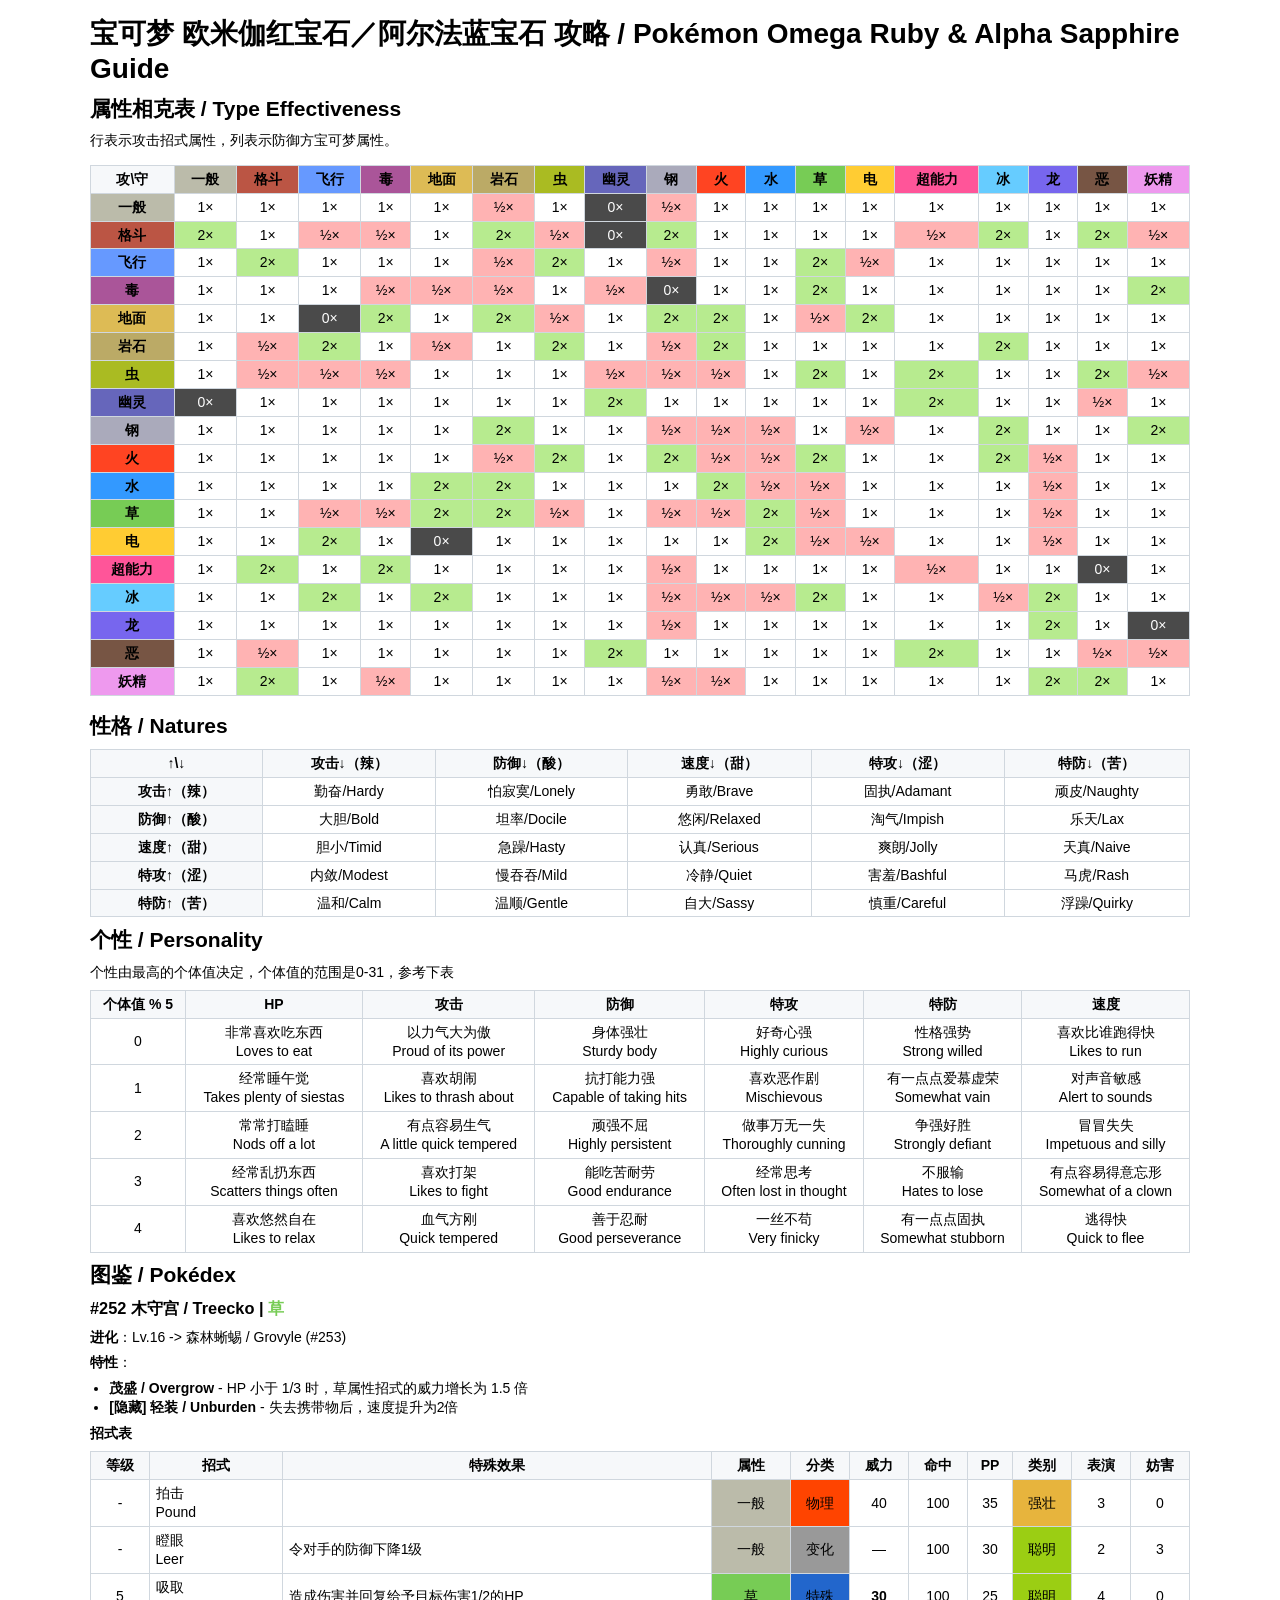
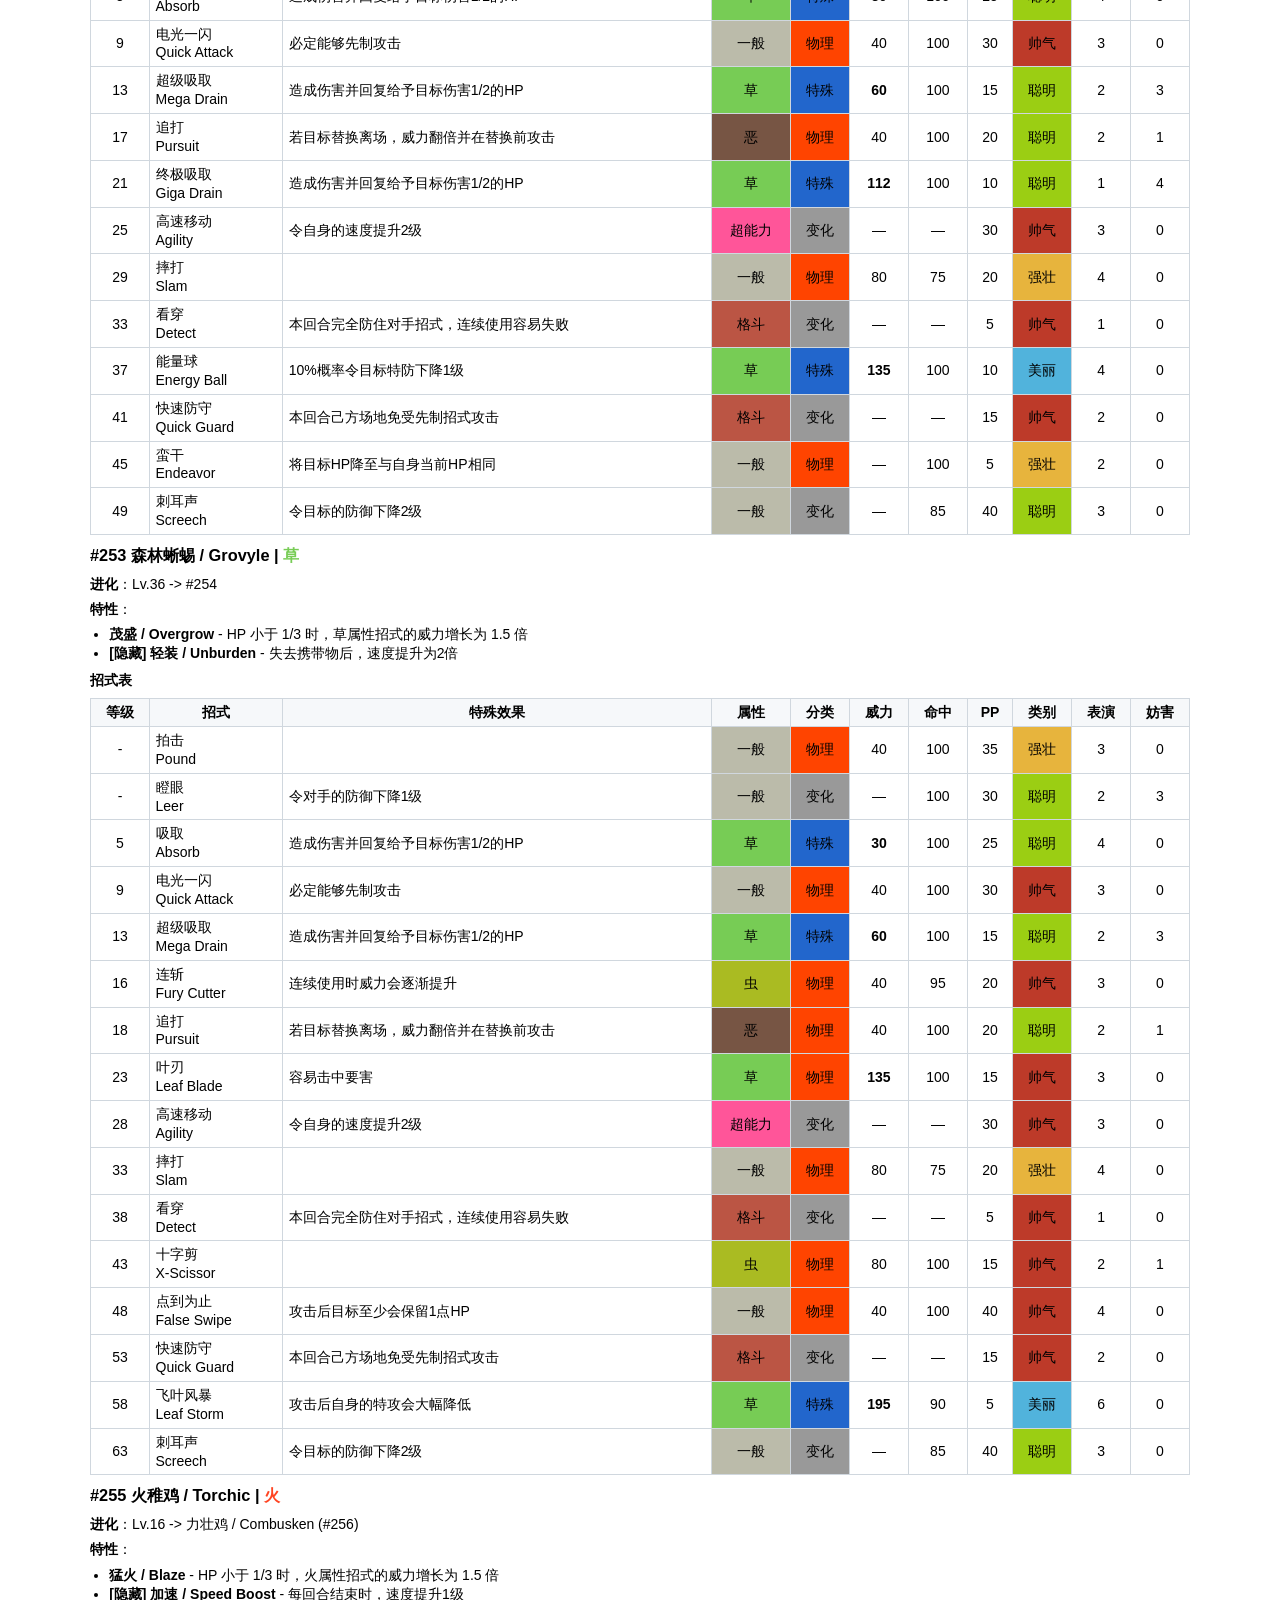
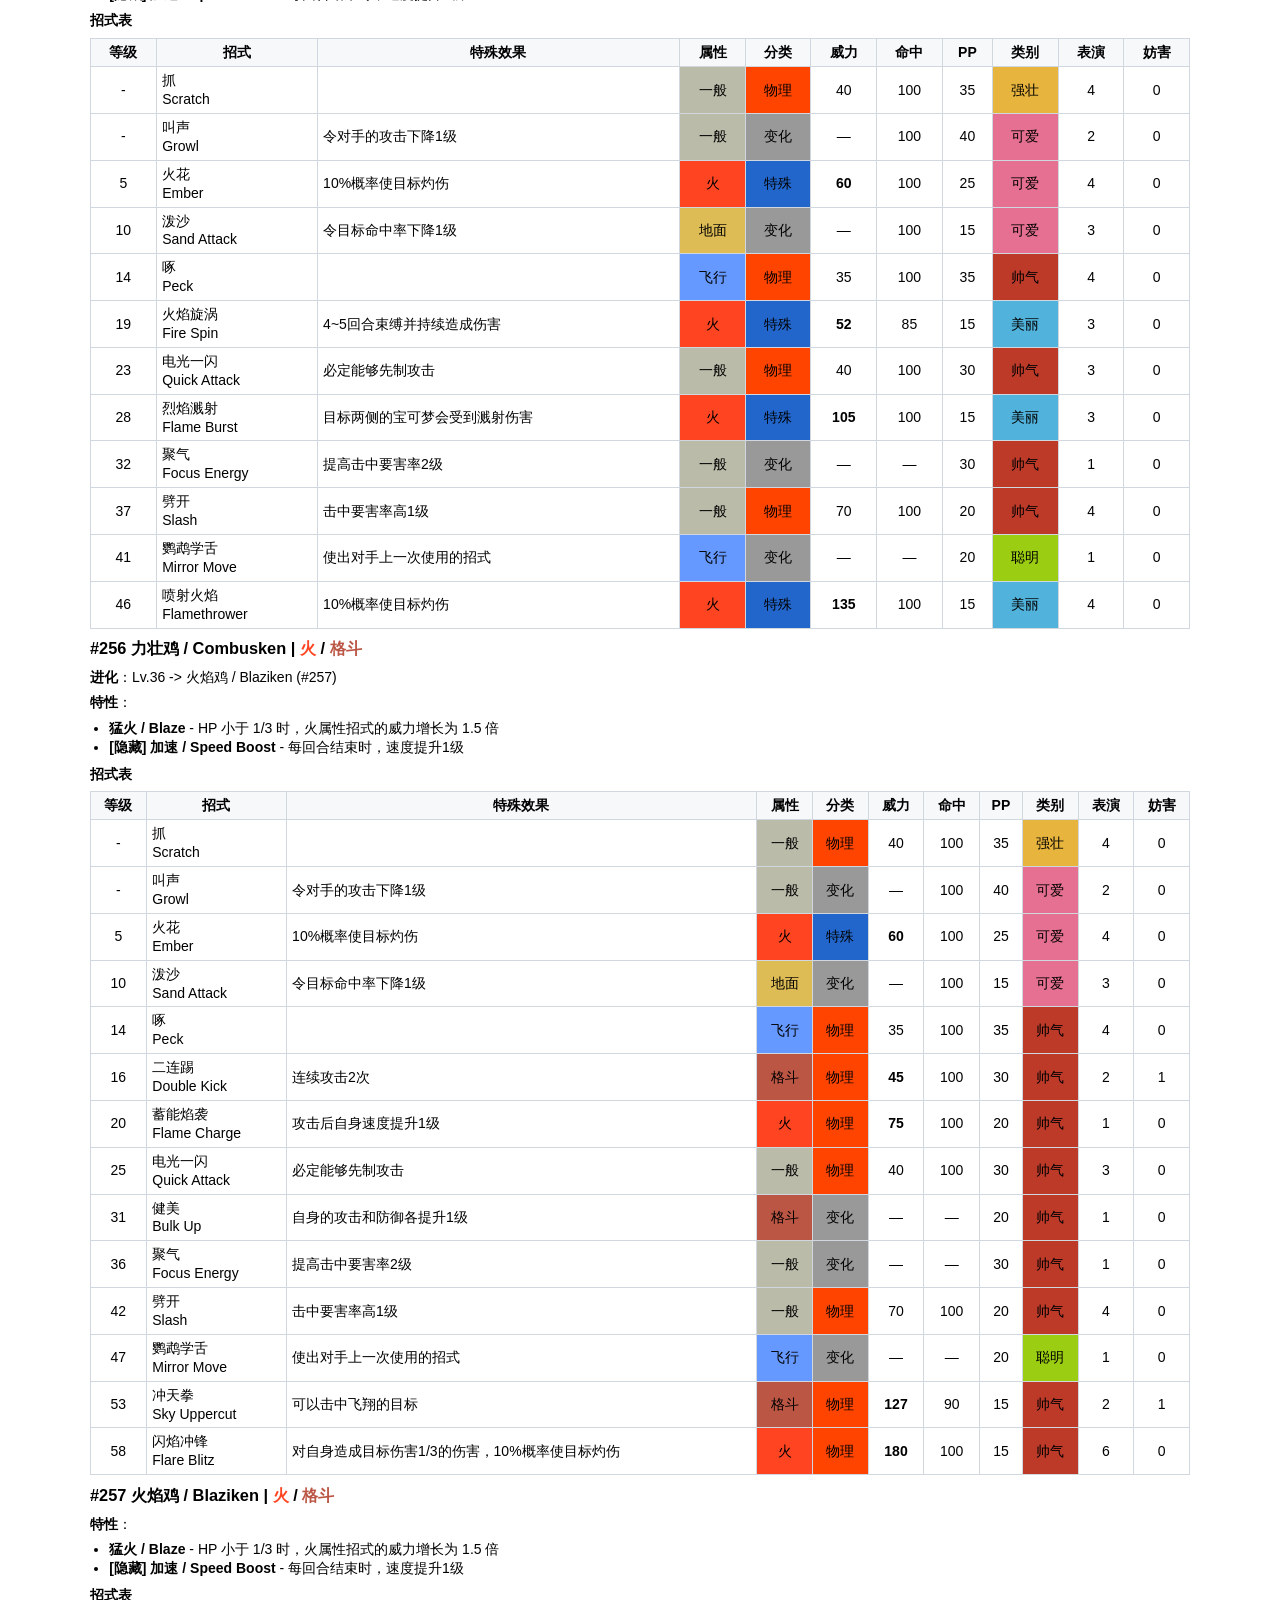
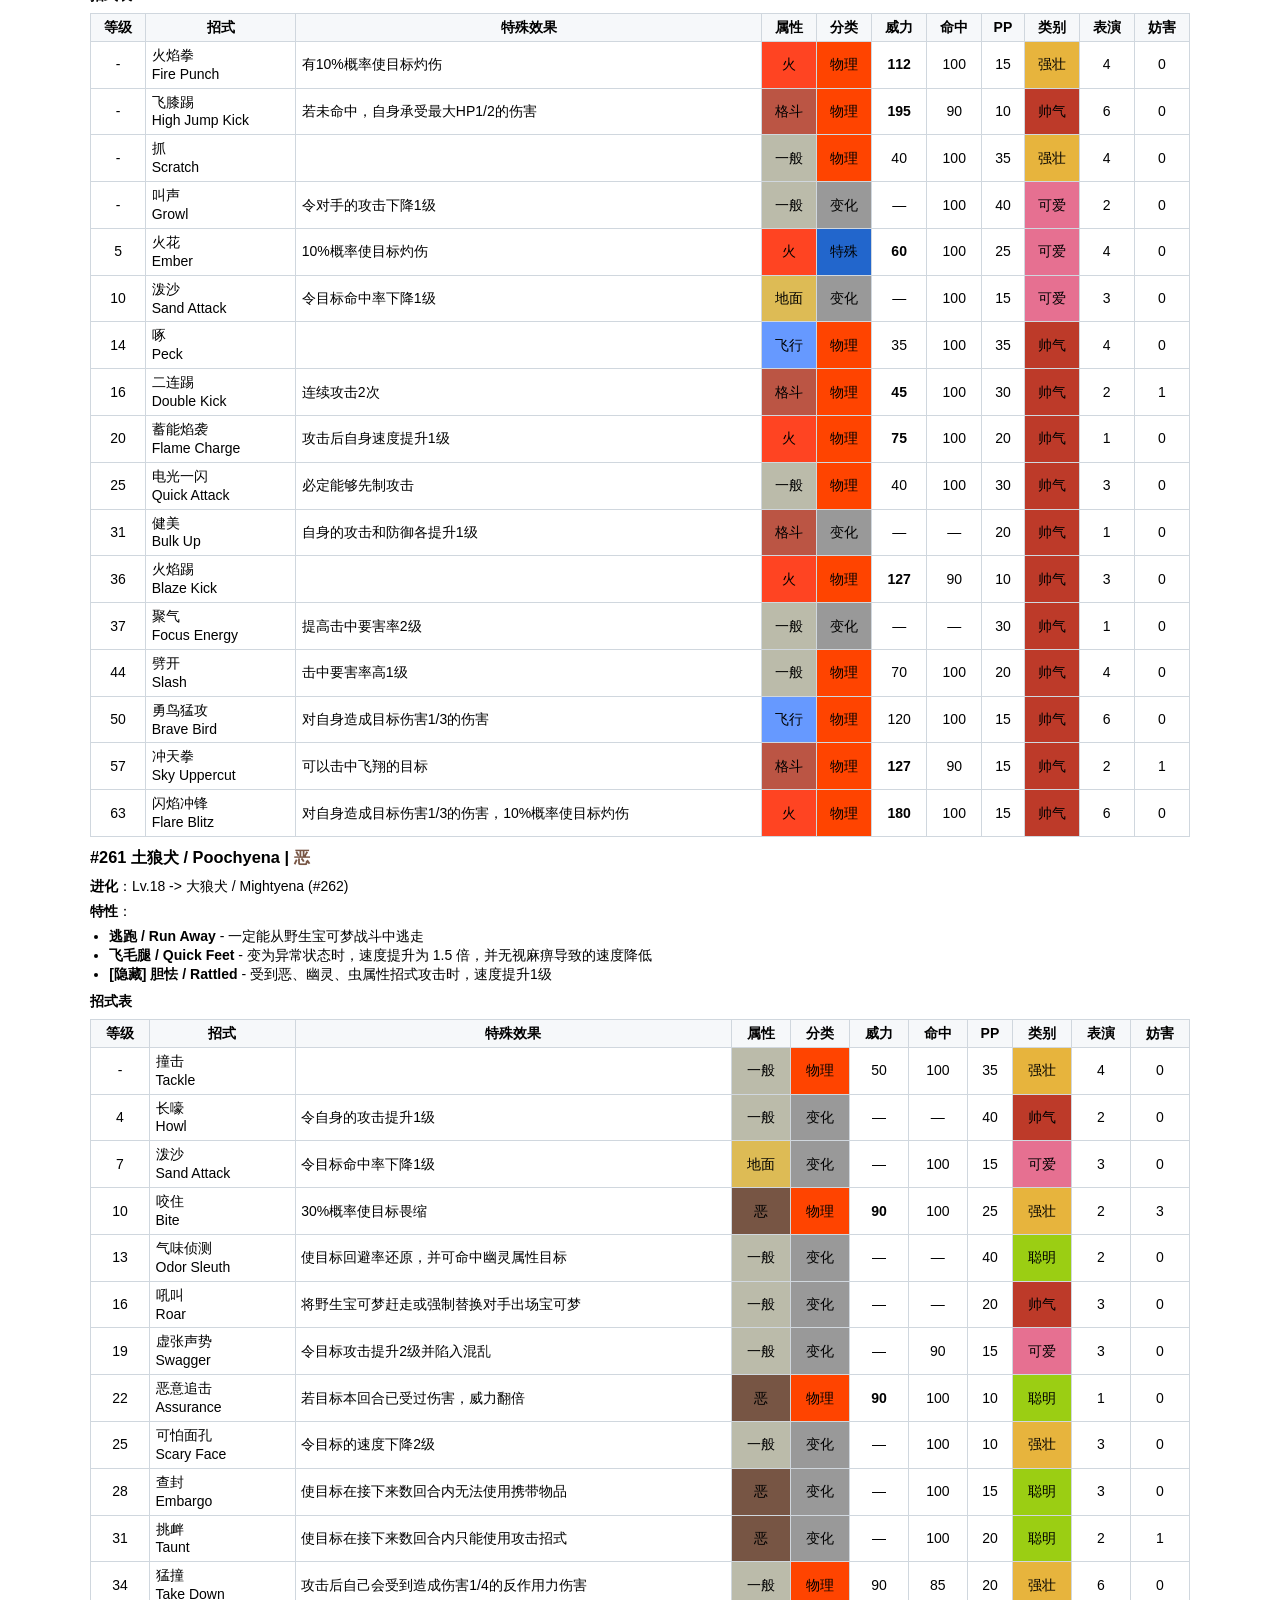
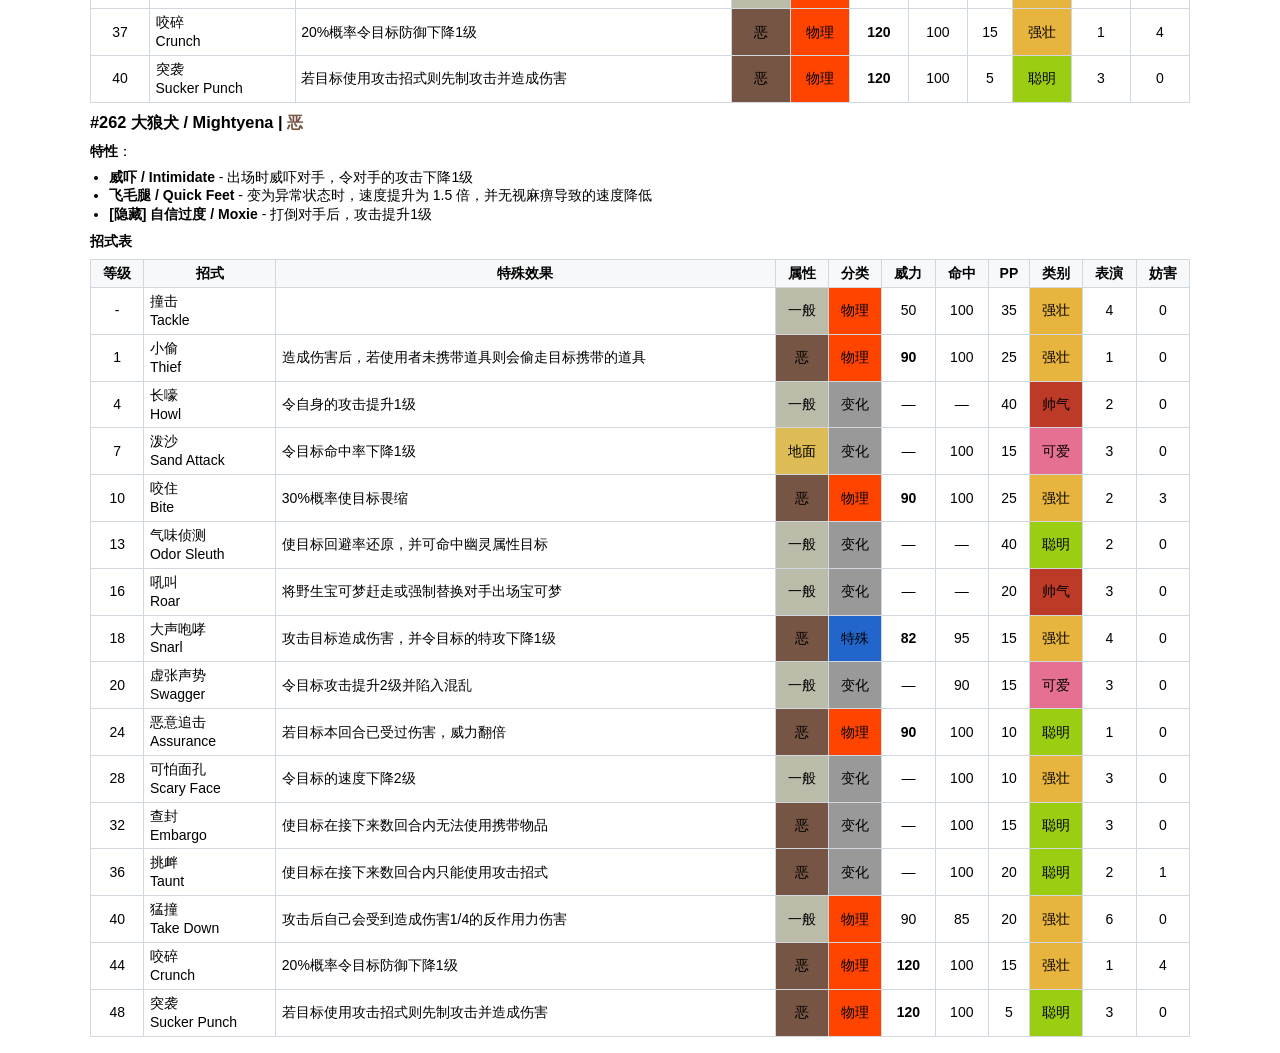
<file: docs/index.html>
<!doctype html>
<html lang='zh-CN'>
<head>
  <meta charset='utf-8' />
  <meta name='viewport' content='width=device-width, initial-scale=1' />
  <title>ORAS Guide</title>
  <link rel='stylesheet' href='styles.css' />
</head>
<body>
<h1>宝可梦 欧米伽红宝石／阿尔法蓝宝石 攻略 / Pokémon Omega Ruby & Alpha Sapphire Guide</h1>
<h2>属性相克表 / Type Effectiveness</h2>
<p>行表示攻击招式属性，列表示防御方宝可梦属性。</p>
<div class='table-scroll'>
<table class='guide-table type-chart'>
<tr>
<th class='ta-center va-middle'>攻\守</th>
<th class='ta-center va-middle' style='background-color: #BBBBAA;'>一般</th>
<th class='ta-center va-middle' style='background-color: #BB5544;'>格斗</th>
<th class='ta-center va-middle' style='background-color: #6699FF;'>飞行</th>
<th class='ta-center va-middle' style='background-color: #AA5599;'>毒</th>
<th class='ta-center va-middle' style='background-color: #DDBB55;'>地面</th>
<th class='ta-center va-middle' style='background-color: #BBAA66;'>岩石</th>
<th class='ta-center va-middle' style='background-color: #AABB22;'>虫</th>
<th class='ta-center va-middle' style='background-color: #6666BB;'>幽灵</th>
<th class='ta-center va-middle' style='background-color: #AAAABB;'>钢</th>
<th class='ta-center va-middle' style='background-color: #FF4422;'>火</th>
<th class='ta-center va-middle' style='background-color: #3399FF;'>水</th>
<th class='ta-center va-middle' style='background-color: #77CC55;'>草</th>
<th class='ta-center va-middle' style='background-color: #FFCC33;'>电</th>
<th class='ta-center va-middle' style='background-color: #FF5599;'>超能力</th>
<th class='ta-center va-middle' style='background-color: #66CCFF;'>冰</th>
<th class='ta-center va-middle' style='background-color: #7766EE;'>龙</th>
<th class='ta-center va-middle' style='background-color: #775544;'>恶</th>
<th class='ta-center va-middle' style='background-color: #EE99EE;'>妖精</th>
</tr>
<tr>
<th class='ta-center va-middle' style='background-color: #BBBBAA;'>一般</th>
<td class='ta-center va-middle multiplier-normal'>1×</td>
<td class='ta-center va-middle multiplier-normal'>1×</td>
<td class='ta-center va-middle multiplier-normal'>1×</td>
<td class='ta-center va-middle multiplier-normal'>1×</td>
<td class='ta-center va-middle multiplier-normal'>1×</td>
<td class='ta-center va-middle multiplier-half'>½×</td>
<td class='ta-center va-middle multiplier-normal'>1×</td>
<td class='ta-center va-middle multiplier-zero'>0×</td>
<td class='ta-center va-middle multiplier-half'>½×</td>
<td class='ta-center va-middle multiplier-normal'>1×</td>
<td class='ta-center va-middle multiplier-normal'>1×</td>
<td class='ta-center va-middle multiplier-normal'>1×</td>
<td class='ta-center va-middle multiplier-normal'>1×</td>
<td class='ta-center va-middle multiplier-normal'>1×</td>
<td class='ta-center va-middle multiplier-normal'>1×</td>
<td class='ta-center va-middle multiplier-normal'>1×</td>
<td class='ta-center va-middle multiplier-normal'>1×</td>
<td class='ta-center va-middle multiplier-normal'>1×</td>
</tr>
<tr>
<th class='ta-center va-middle' style='background-color: #BB5544;'>格斗</th>
<td class='ta-center va-middle multiplier-2x'>2×</td>
<td class='ta-center va-middle multiplier-normal'>1×</td>
<td class='ta-center va-middle multiplier-half'>½×</td>
<td class='ta-center va-middle multiplier-half'>½×</td>
<td class='ta-center va-middle multiplier-normal'>1×</td>
<td class='ta-center va-middle multiplier-2x'>2×</td>
<td class='ta-center va-middle multiplier-half'>½×</td>
<td class='ta-center va-middle multiplier-zero'>0×</td>
<td class='ta-center va-middle multiplier-2x'>2×</td>
<td class='ta-center va-middle multiplier-normal'>1×</td>
<td class='ta-center va-middle multiplier-normal'>1×</td>
<td class='ta-center va-middle multiplier-normal'>1×</td>
<td class='ta-center va-middle multiplier-normal'>1×</td>
<td class='ta-center va-middle multiplier-half'>½×</td>
<td class='ta-center va-middle multiplier-2x'>2×</td>
<td class='ta-center va-middle multiplier-normal'>1×</td>
<td class='ta-center va-middle multiplier-2x'>2×</td>
<td class='ta-center va-middle multiplier-half'>½×</td>
</tr>
<tr>
<th class='ta-center va-middle' style='background-color: #6699FF;'>飞行</th>
<td class='ta-center va-middle multiplier-normal'>1×</td>
<td class='ta-center va-middle multiplier-2x'>2×</td>
<td class='ta-center va-middle multiplier-normal'>1×</td>
<td class='ta-center va-middle multiplier-normal'>1×</td>
<td class='ta-center va-middle multiplier-normal'>1×</td>
<td class='ta-center va-middle multiplier-half'>½×</td>
<td class='ta-center va-middle multiplier-2x'>2×</td>
<td class='ta-center va-middle multiplier-normal'>1×</td>
<td class='ta-center va-middle multiplier-half'>½×</td>
<td class='ta-center va-middle multiplier-normal'>1×</td>
<td class='ta-center va-middle multiplier-normal'>1×</td>
<td class='ta-center va-middle multiplier-2x'>2×</td>
<td class='ta-center va-middle multiplier-half'>½×</td>
<td class='ta-center va-middle multiplier-normal'>1×</td>
<td class='ta-center va-middle multiplier-normal'>1×</td>
<td class='ta-center va-middle multiplier-normal'>1×</td>
<td class='ta-center va-middle multiplier-normal'>1×</td>
<td class='ta-center va-middle multiplier-normal'>1×</td>
</tr>
<tr>
<th class='ta-center va-middle' style='background-color: #AA5599;'>毒</th>
<td class='ta-center va-middle multiplier-normal'>1×</td>
<td class='ta-center va-middle multiplier-normal'>1×</td>
<td class='ta-center va-middle multiplier-normal'>1×</td>
<td class='ta-center va-middle multiplier-half'>½×</td>
<td class='ta-center va-middle multiplier-half'>½×</td>
<td class='ta-center va-middle multiplier-half'>½×</td>
<td class='ta-center va-middle multiplier-normal'>1×</td>
<td class='ta-center va-middle multiplier-half'>½×</td>
<td class='ta-center va-middle multiplier-zero'>0×</td>
<td class='ta-center va-middle multiplier-normal'>1×</td>
<td class='ta-center va-middle multiplier-normal'>1×</td>
<td class='ta-center va-middle multiplier-2x'>2×</td>
<td class='ta-center va-middle multiplier-normal'>1×</td>
<td class='ta-center va-middle multiplier-normal'>1×</td>
<td class='ta-center va-middle multiplier-normal'>1×</td>
<td class='ta-center va-middle multiplier-normal'>1×</td>
<td class='ta-center va-middle multiplier-normal'>1×</td>
<td class='ta-center va-middle multiplier-2x'>2×</td>
</tr>
<tr>
<th class='ta-center va-middle' style='background-color: #DDBB55;'>地面</th>
<td class='ta-center va-middle multiplier-normal'>1×</td>
<td class='ta-center va-middle multiplier-normal'>1×</td>
<td class='ta-center va-middle multiplier-zero'>0×</td>
<td class='ta-center va-middle multiplier-2x'>2×</td>
<td class='ta-center va-middle multiplier-normal'>1×</td>
<td class='ta-center va-middle multiplier-2x'>2×</td>
<td class='ta-center va-middle multiplier-half'>½×</td>
<td class='ta-center va-middle multiplier-normal'>1×</td>
<td class='ta-center va-middle multiplier-2x'>2×</td>
<td class='ta-center va-middle multiplier-2x'>2×</td>
<td class='ta-center va-middle multiplier-normal'>1×</td>
<td class='ta-center va-middle multiplier-half'>½×</td>
<td class='ta-center va-middle multiplier-2x'>2×</td>
<td class='ta-center va-middle multiplier-normal'>1×</td>
<td class='ta-center va-middle multiplier-normal'>1×</td>
<td class='ta-center va-middle multiplier-normal'>1×</td>
<td class='ta-center va-middle multiplier-normal'>1×</td>
<td class='ta-center va-middle multiplier-normal'>1×</td>
</tr>
<tr>
<th class='ta-center va-middle' style='background-color: #BBAA66;'>岩石</th>
<td class='ta-center va-middle multiplier-normal'>1×</td>
<td class='ta-center va-middle multiplier-half'>½×</td>
<td class='ta-center va-middle multiplier-2x'>2×</td>
<td class='ta-center va-middle multiplier-normal'>1×</td>
<td class='ta-center va-middle multiplier-half'>½×</td>
<td class='ta-center va-middle multiplier-normal'>1×</td>
<td class='ta-center va-middle multiplier-2x'>2×</td>
<td class='ta-center va-middle multiplier-normal'>1×</td>
<td class='ta-center va-middle multiplier-half'>½×</td>
<td class='ta-center va-middle multiplier-2x'>2×</td>
<td class='ta-center va-middle multiplier-normal'>1×</td>
<td class='ta-center va-middle multiplier-normal'>1×</td>
<td class='ta-center va-middle multiplier-normal'>1×</td>
<td class='ta-center va-middle multiplier-normal'>1×</td>
<td class='ta-center va-middle multiplier-2x'>2×</td>
<td class='ta-center va-middle multiplier-normal'>1×</td>
<td class='ta-center va-middle multiplier-normal'>1×</td>
<td class='ta-center va-middle multiplier-normal'>1×</td>
</tr>
<tr>
<th class='ta-center va-middle' style='background-color: #AABB22;'>虫</th>
<td class='ta-center va-middle multiplier-normal'>1×</td>
<td class='ta-center va-middle multiplier-half'>½×</td>
<td class='ta-center va-middle multiplier-half'>½×</td>
<td class='ta-center va-middle multiplier-half'>½×</td>
<td class='ta-center va-middle multiplier-normal'>1×</td>
<td class='ta-center va-middle multiplier-normal'>1×</td>
<td class='ta-center va-middle multiplier-normal'>1×</td>
<td class='ta-center va-middle multiplier-half'>½×</td>
<td class='ta-center va-middle multiplier-half'>½×</td>
<td class='ta-center va-middle multiplier-half'>½×</td>
<td class='ta-center va-middle multiplier-normal'>1×</td>
<td class='ta-center va-middle multiplier-2x'>2×</td>
<td class='ta-center va-middle multiplier-normal'>1×</td>
<td class='ta-center va-middle multiplier-2x'>2×</td>
<td class='ta-center va-middle multiplier-normal'>1×</td>
<td class='ta-center va-middle multiplier-normal'>1×</td>
<td class='ta-center va-middle multiplier-2x'>2×</td>
<td class='ta-center va-middle multiplier-half'>½×</td>
</tr>
<tr>
<th class='ta-center va-middle' style='background-color: #6666BB;'>幽灵</th>
<td class='ta-center va-middle multiplier-zero'>0×</td>
<td class='ta-center va-middle multiplier-normal'>1×</td>
<td class='ta-center va-middle multiplier-normal'>1×</td>
<td class='ta-center va-middle multiplier-normal'>1×</td>
<td class='ta-center va-middle multiplier-normal'>1×</td>
<td class='ta-center va-middle multiplier-normal'>1×</td>
<td class='ta-center va-middle multiplier-normal'>1×</td>
<td class='ta-center va-middle multiplier-2x'>2×</td>
<td class='ta-center va-middle multiplier-normal'>1×</td>
<td class='ta-center va-middle multiplier-normal'>1×</td>
<td class='ta-center va-middle multiplier-normal'>1×</td>
<td class='ta-center va-middle multiplier-normal'>1×</td>
<td class='ta-center va-middle multiplier-normal'>1×</td>
<td class='ta-center va-middle multiplier-2x'>2×</td>
<td class='ta-center va-middle multiplier-normal'>1×</td>
<td class='ta-center va-middle multiplier-normal'>1×</td>
<td class='ta-center va-middle multiplier-half'>½×</td>
<td class='ta-center va-middle multiplier-normal'>1×</td>
</tr>
<tr>
<th class='ta-center va-middle' style='background-color: #AAAABB;'>钢</th>
<td class='ta-center va-middle multiplier-normal'>1×</td>
<td class='ta-center va-middle multiplier-normal'>1×</td>
<td class='ta-center va-middle multiplier-normal'>1×</td>
<td class='ta-center va-middle multiplier-normal'>1×</td>
<td class='ta-center va-middle multiplier-normal'>1×</td>
<td class='ta-center va-middle multiplier-2x'>2×</td>
<td class='ta-center va-middle multiplier-normal'>1×</td>
<td class='ta-center va-middle multiplier-normal'>1×</td>
<td class='ta-center va-middle multiplier-half'>½×</td>
<td class='ta-center va-middle multiplier-half'>½×</td>
<td class='ta-center va-middle multiplier-half'>½×</td>
<td class='ta-center va-middle multiplier-normal'>1×</td>
<td class='ta-center va-middle multiplier-half'>½×</td>
<td class='ta-center va-middle multiplier-normal'>1×</td>
<td class='ta-center va-middle multiplier-2x'>2×</td>
<td class='ta-center va-middle multiplier-normal'>1×</td>
<td class='ta-center va-middle multiplier-normal'>1×</td>
<td class='ta-center va-middle multiplier-2x'>2×</td>
</tr>
<tr>
<th class='ta-center va-middle' style='background-color: #FF4422;'>火</th>
<td class='ta-center va-middle multiplier-normal'>1×</td>
<td class='ta-center va-middle multiplier-normal'>1×</td>
<td class='ta-center va-middle multiplier-normal'>1×</td>
<td class='ta-center va-middle multiplier-normal'>1×</td>
<td class='ta-center va-middle multiplier-normal'>1×</td>
<td class='ta-center va-middle multiplier-half'>½×</td>
<td class='ta-center va-middle multiplier-2x'>2×</td>
<td class='ta-center va-middle multiplier-normal'>1×</td>
<td class='ta-center va-middle multiplier-2x'>2×</td>
<td class='ta-center va-middle multiplier-half'>½×</td>
<td class='ta-center va-middle multiplier-half'>½×</td>
<td class='ta-center va-middle multiplier-2x'>2×</td>
<td class='ta-center va-middle multiplier-normal'>1×</td>
<td class='ta-center va-middle multiplier-normal'>1×</td>
<td class='ta-center va-middle multiplier-2x'>2×</td>
<td class='ta-center va-middle multiplier-half'>½×</td>
<td class='ta-center va-middle multiplier-normal'>1×</td>
<td class='ta-center va-middle multiplier-normal'>1×</td>
</tr>
<tr>
<th class='ta-center va-middle' style='background-color: #3399FF;'>水</th>
<td class='ta-center va-middle multiplier-normal'>1×</td>
<td class='ta-center va-middle multiplier-normal'>1×</td>
<td class='ta-center va-middle multiplier-normal'>1×</td>
<td class='ta-center va-middle multiplier-normal'>1×</td>
<td class='ta-center va-middle multiplier-2x'>2×</td>
<td class='ta-center va-middle multiplier-2x'>2×</td>
<td class='ta-center va-middle multiplier-normal'>1×</td>
<td class='ta-center va-middle multiplier-normal'>1×</td>
<td class='ta-center va-middle multiplier-normal'>1×</td>
<td class='ta-center va-middle multiplier-2x'>2×</td>
<td class='ta-center va-middle multiplier-half'>½×</td>
<td class='ta-center va-middle multiplier-half'>½×</td>
<td class='ta-center va-middle multiplier-normal'>1×</td>
<td class='ta-center va-middle multiplier-normal'>1×</td>
<td class='ta-center va-middle multiplier-normal'>1×</td>
<td class='ta-center va-middle multiplier-half'>½×</td>
<td class='ta-center va-middle multiplier-normal'>1×</td>
<td class='ta-center va-middle multiplier-normal'>1×</td>
</tr>
<tr>
<th class='ta-center va-middle' style='background-color: #77CC55;'>草</th>
<td class='ta-center va-middle multiplier-normal'>1×</td>
<td class='ta-center va-middle multiplier-normal'>1×</td>
<td class='ta-center va-middle multiplier-half'>½×</td>
<td class='ta-center va-middle multiplier-half'>½×</td>
<td class='ta-center va-middle multiplier-2x'>2×</td>
<td class='ta-center va-middle multiplier-2x'>2×</td>
<td class='ta-center va-middle multiplier-half'>½×</td>
<td class='ta-center va-middle multiplier-normal'>1×</td>
<td class='ta-center va-middle multiplier-half'>½×</td>
<td class='ta-center va-middle multiplier-half'>½×</td>
<td class='ta-center va-middle multiplier-2x'>2×</td>
<td class='ta-center va-middle multiplier-half'>½×</td>
<td class='ta-center va-middle multiplier-normal'>1×</td>
<td class='ta-center va-middle multiplier-normal'>1×</td>
<td class='ta-center va-middle multiplier-normal'>1×</td>
<td class='ta-center va-middle multiplier-half'>½×</td>
<td class='ta-center va-middle multiplier-normal'>1×</td>
<td class='ta-center va-middle multiplier-normal'>1×</td>
</tr>
<tr>
<th class='ta-center va-middle' style='background-color: #FFCC33;'>电</th>
<td class='ta-center va-middle multiplier-normal'>1×</td>
<td class='ta-center va-middle multiplier-normal'>1×</td>
<td class='ta-center va-middle multiplier-2x'>2×</td>
<td class='ta-center va-middle multiplier-normal'>1×</td>
<td class='ta-center va-middle multiplier-zero'>0×</td>
<td class='ta-center va-middle multiplier-normal'>1×</td>
<td class='ta-center va-middle multiplier-normal'>1×</td>
<td class='ta-center va-middle multiplier-normal'>1×</td>
<td class='ta-center va-middle multiplier-normal'>1×</td>
<td class='ta-center va-middle multiplier-normal'>1×</td>
<td class='ta-center va-middle multiplier-2x'>2×</td>
<td class='ta-center va-middle multiplier-half'>½×</td>
<td class='ta-center va-middle multiplier-half'>½×</td>
<td class='ta-center va-middle multiplier-normal'>1×</td>
<td class='ta-center va-middle multiplier-normal'>1×</td>
<td class='ta-center va-middle multiplier-half'>½×</td>
<td class='ta-center va-middle multiplier-normal'>1×</td>
<td class='ta-center va-middle multiplier-normal'>1×</td>
</tr>
<tr>
<th class='ta-center va-middle' style='background-color: #FF5599;'>超能力</th>
<td class='ta-center va-middle multiplier-normal'>1×</td>
<td class='ta-center va-middle multiplier-2x'>2×</td>
<td class='ta-center va-middle multiplier-normal'>1×</td>
<td class='ta-center va-middle multiplier-2x'>2×</td>
<td class='ta-center va-middle multiplier-normal'>1×</td>
<td class='ta-center va-middle multiplier-normal'>1×</td>
<td class='ta-center va-middle multiplier-normal'>1×</td>
<td class='ta-center va-middle multiplier-normal'>1×</td>
<td class='ta-center va-middle multiplier-half'>½×</td>
<td class='ta-center va-middle multiplier-normal'>1×</td>
<td class='ta-center va-middle multiplier-normal'>1×</td>
<td class='ta-center va-middle multiplier-normal'>1×</td>
<td class='ta-center va-middle multiplier-normal'>1×</td>
<td class='ta-center va-middle multiplier-half'>½×</td>
<td class='ta-center va-middle multiplier-normal'>1×</td>
<td class='ta-center va-middle multiplier-normal'>1×</td>
<td class='ta-center va-middle multiplier-zero'>0×</td>
<td class='ta-center va-middle multiplier-normal'>1×</td>
</tr>
<tr>
<th class='ta-center va-middle' style='background-color: #66CCFF;'>冰</th>
<td class='ta-center va-middle multiplier-normal'>1×</td>
<td class='ta-center va-middle multiplier-normal'>1×</td>
<td class='ta-center va-middle multiplier-2x'>2×</td>
<td class='ta-center va-middle multiplier-normal'>1×</td>
<td class='ta-center va-middle multiplier-2x'>2×</td>
<td class='ta-center va-middle multiplier-normal'>1×</td>
<td class='ta-center va-middle multiplier-normal'>1×</td>
<td class='ta-center va-middle multiplier-normal'>1×</td>
<td class='ta-center va-middle multiplier-half'>½×</td>
<td class='ta-center va-middle multiplier-half'>½×</td>
<td class='ta-center va-middle multiplier-half'>½×</td>
<td class='ta-center va-middle multiplier-2x'>2×</td>
<td class='ta-center va-middle multiplier-normal'>1×</td>
<td class='ta-center va-middle multiplier-normal'>1×</td>
<td class='ta-center va-middle multiplier-half'>½×</td>
<td class='ta-center va-middle multiplier-2x'>2×</td>
<td class='ta-center va-middle multiplier-normal'>1×</td>
<td class='ta-center va-middle multiplier-normal'>1×</td>
</tr>
<tr>
<th class='ta-center va-middle' style='background-color: #7766EE;'>龙</th>
<td class='ta-center va-middle multiplier-normal'>1×</td>
<td class='ta-center va-middle multiplier-normal'>1×</td>
<td class='ta-center va-middle multiplier-normal'>1×</td>
<td class='ta-center va-middle multiplier-normal'>1×</td>
<td class='ta-center va-middle multiplier-normal'>1×</td>
<td class='ta-center va-middle multiplier-normal'>1×</td>
<td class='ta-center va-middle multiplier-normal'>1×</td>
<td class='ta-center va-middle multiplier-normal'>1×</td>
<td class='ta-center va-middle multiplier-half'>½×</td>
<td class='ta-center va-middle multiplier-normal'>1×</td>
<td class='ta-center va-middle multiplier-normal'>1×</td>
<td class='ta-center va-middle multiplier-normal'>1×</td>
<td class='ta-center va-middle multiplier-normal'>1×</td>
<td class='ta-center va-middle multiplier-normal'>1×</td>
<td class='ta-center va-middle multiplier-normal'>1×</td>
<td class='ta-center va-middle multiplier-2x'>2×</td>
<td class='ta-center va-middle multiplier-normal'>1×</td>
<td class='ta-center va-middle multiplier-zero'>0×</td>
</tr>
<tr>
<th class='ta-center va-middle' style='background-color: #775544;'>恶</th>
<td class='ta-center va-middle multiplier-normal'>1×</td>
<td class='ta-center va-middle multiplier-half'>½×</td>
<td class='ta-center va-middle multiplier-normal'>1×</td>
<td class='ta-center va-middle multiplier-normal'>1×</td>
<td class='ta-center va-middle multiplier-normal'>1×</td>
<td class='ta-center va-middle multiplier-normal'>1×</td>
<td class='ta-center va-middle multiplier-normal'>1×</td>
<td class='ta-center va-middle multiplier-2x'>2×</td>
<td class='ta-center va-middle multiplier-normal'>1×</td>
<td class='ta-center va-middle multiplier-normal'>1×</td>
<td class='ta-center va-middle multiplier-normal'>1×</td>
<td class='ta-center va-middle multiplier-normal'>1×</td>
<td class='ta-center va-middle multiplier-normal'>1×</td>
<td class='ta-center va-middle multiplier-2x'>2×</td>
<td class='ta-center va-middle multiplier-normal'>1×</td>
<td class='ta-center va-middle multiplier-normal'>1×</td>
<td class='ta-center va-middle multiplier-half'>½×</td>
<td class='ta-center va-middle multiplier-half'>½×</td>
</tr>
<tr>
<th class='ta-center va-middle' style='background-color: #EE99EE;'>妖精</th>
<td class='ta-center va-middle multiplier-normal'>1×</td>
<td class='ta-center va-middle multiplier-2x'>2×</td>
<td class='ta-center va-middle multiplier-normal'>1×</td>
<td class='ta-center va-middle multiplier-half'>½×</td>
<td class='ta-center va-middle multiplier-normal'>1×</td>
<td class='ta-center va-middle multiplier-normal'>1×</td>
<td class='ta-center va-middle multiplier-normal'>1×</td>
<td class='ta-center va-middle multiplier-normal'>1×</td>
<td class='ta-center va-middle multiplier-half'>½×</td>
<td class='ta-center va-middle multiplier-half'>½×</td>
<td class='ta-center va-middle multiplier-normal'>1×</td>
<td class='ta-center va-middle multiplier-normal'>1×</td>
<td class='ta-center va-middle multiplier-normal'>1×</td>
<td class='ta-center va-middle multiplier-normal'>1×</td>
<td class='ta-center va-middle multiplier-normal'>1×</td>
<td class='ta-center va-middle multiplier-2x'>2×</td>
<td class='ta-center va-middle multiplier-2x'>2×</td>
<td class='ta-center va-middle multiplier-normal'>1×</td>
</tr>
</table>
</div>
<h2>性格 / Natures</h2>
<table class='guide-table natures-table'>
<tr>
<th class='ta-center va-middle'>↑\↓</th>
<th class='ta-center va-middle'>攻击↓（辣）</th>
<th class='ta-center va-middle'>防御↓（酸）</th>
<th class='ta-center va-middle'>速度↓（甜）</th>
<th class='ta-center va-middle'>特攻↓（涩）</th>
<th class='ta-center va-middle'>特防↓（苦）</th>
</tr>
<tr>
<th class='ta-center va-middle'>攻击↑（辣）</th>
<td class='ta-center va-middle'>勤奋/Hardy</td>
<td class='ta-center va-middle'>怕寂寞/Lonely</td>
<td class='ta-center va-middle'>勇敢/Brave</td>
<td class='ta-center va-middle'>固执/Adamant</td>
<td class='ta-center va-middle'>顽皮/Naughty</td>
</tr>
<tr>
<th class='ta-center va-middle'>防御↑（酸）</th>
<td class='ta-center va-middle'>大胆/Bold</td>
<td class='ta-center va-middle'>坦率/Docile</td>
<td class='ta-center va-middle'>悠闲/Relaxed</td>
<td class='ta-center va-middle'>淘气/Impish</td>
<td class='ta-center va-middle'>乐天/Lax</td>
</tr>
<tr>
<th class='ta-center va-middle'>速度↑（甜）</th>
<td class='ta-center va-middle'>胆小/Timid</td>
<td class='ta-center va-middle'>急躁/Hasty</td>
<td class='ta-center va-middle'>认真/Serious</td>
<td class='ta-center va-middle'>爽朗/Jolly</td>
<td class='ta-center va-middle'>天真/Naive</td>
</tr>
<tr>
<th class='ta-center va-middle'>特攻↑（涩）</th>
<td class='ta-center va-middle'>内敛/Modest</td>
<td class='ta-center va-middle'>慢吞吞/Mild</td>
<td class='ta-center va-middle'>冷静/Quiet</td>
<td class='ta-center va-middle'>害羞/Bashful</td>
<td class='ta-center va-middle'>马虎/Rash</td>
</tr>
<tr>
<th class='ta-center va-middle'>特防↑（苦）</th>
<td class='ta-center va-middle'>温和/Calm</td>
<td class='ta-center va-middle'>温顺/Gentle</td>
<td class='ta-center va-middle'>自大/Sassy</td>
<td class='ta-center va-middle'>慎重/Careful</td>
<td class='ta-center va-middle'>浮躁/Quirky</td>
</tr>
</table>
<h2>个性 / Personality</h2>
<p>个性由最高的个体值决定，个体值的范围是0-31，参考下表</p>
<table class='guide-table personality-table'>
<tr>
<th class='ta-center va-middle'>个体值 % 5</th>
<th class='ta-center va-middle'>HP</th>
<th class='ta-center va-middle'>攻击</th>
<th class='ta-center va-middle'>防御</th>
<th class='ta-center va-middle'>特攻</th>
<th class='ta-center va-middle'>特防</th>
<th class='ta-center va-middle'>速度</th>
</tr>
<tr>
<td class='ta-center va-middle'>0</td>
<td class='ta-center va-middle'>非常喜欢吃东西<br>Loves to eat</td>
<td class='ta-center va-middle'>以力气大为傲<br>Proud of its power</td>
<td class='ta-center va-middle'>身体强壮<br>Sturdy body</td>
<td class='ta-center va-middle'>好奇心强<br>Highly curious</td>
<td class='ta-center va-middle'>性格强势<br>Strong willed</td>
<td class='ta-center va-middle'>喜欢比谁跑得快<br>Likes to run</td>
</tr>
<tr>
<td class='ta-center va-middle'>1</td>
<td class='ta-center va-middle'>经常睡午觉<br>Takes plenty of siestas</td>
<td class='ta-center va-middle'>喜欢胡闹<br>Likes to thrash about</td>
<td class='ta-center va-middle'>抗打能力强<br>Capable of taking hits</td>
<td class='ta-center va-middle'>喜欢恶作剧<br>Mischievous</td>
<td class='ta-center va-middle'>有一点点爱慕虚荣<br>Somewhat vain</td>
<td class='ta-center va-middle'>对声音敏感<br>Alert to sounds</td>
</tr>
<tr>
<td class='ta-center va-middle'>2</td>
<td class='ta-center va-middle'>常常打瞌睡<br>Nods off a lot</td>
<td class='ta-center va-middle'>有点容易生气<br>A little quick tempered</td>
<td class='ta-center va-middle'>顽强不屈<br>Highly persistent</td>
<td class='ta-center va-middle'>做事万无一失<br>Thoroughly cunning</td>
<td class='ta-center va-middle'>争强好胜<br>Strongly defiant</td>
<td class='ta-center va-middle'>冒冒失失<br>Impetuous and silly</td>
</tr>
<tr>
<td class='ta-center va-middle'>3</td>
<td class='ta-center va-middle'>经常乱扔东西<br>Scatters things often</td>
<td class='ta-center va-middle'>喜欢打架<br>Likes to fight</td>
<td class='ta-center va-middle'>能吃苦耐劳<br>Good endurance</td>
<td class='ta-center va-middle'>经常思考<br>Often lost in thought</td>
<td class='ta-center va-middle'>不服输<br>Hates to lose</td>
<td class='ta-center va-middle'>有点容易得意忘形<br>Somewhat of a clown</td>
</tr>
<tr>
<td class='ta-center va-middle'>4</td>
<td class='ta-center va-middle'>喜欢悠然自在<br>Likes to relax</td>
<td class='ta-center va-middle'>血气方刚<br>Quick tempered</td>
<td class='ta-center va-middle'>善于忍耐<br>Good perseverance</td>
<td class='ta-center va-middle'>一丝不苟<br>Very finicky</td>
<td class='ta-center va-middle'>有一点点固执<br>Somewhat stubborn</td>
<td class='ta-center va-middle'>逃得快<br>Quick to flee</td>
</tr>
</table>
<h2>图鉴 / Pokédex</h2>
<h3>#252 木守宫 / Treecko | <span style='color: #77CC55;'>草</span></h3>
<p><strong>进化</strong>：Lv.16 -> 森林蜥蜴 / Grovyle (#253)</p>
<p><strong>特性</strong>：</p>
<ul>
<li><strong>茂盛 / Overgrow</strong> - HP 小于 1/3 时，草属性招式的威力增长为 1.5 倍</li>
<li><strong>[隐藏] 轻装 / Unburden</strong> - 失去携带物后，速度提升为2倍</li>
</ul>
<p><strong>招式表</strong></p>
<table class='guide-table moves-table'>
<tr><th class='ta-center va-middle nowrap'>等级</th><th class='va-middle nowrap'>招式</th><th class='va-middle'>特殊效果</th><th class='ta-center va-middle nowrap'>属性</th><th class='ta-center va-middle nowrap'>分类</th><th class='ta-center va-middle'>威力</th><th class='ta-center va-middle'>命中</th><th class='ta-center va-middle'>PP</th><th class='ta-center va-middle nowrap'>类别</th><th class='ta-center va-middle'>表演</th><th class='ta-center va-middle'>妨害</th></tr>
<tr><td class='ta-center va-middle nowrap'>-</td><td class='va-middle nowrap'><span class='nowrap'>拍击</span><br><span class='nowrap'>Pound</span></td><td class='va-middle'></td><td class='ta-center va-middle nowrap' style='background-color: #BBBBAA;'>一般</td><td class='ta-center va-middle nowrap' style='background-color: #FF4400;'>物理</td><td class='ta-center va-middle'>40</td><td class='ta-center va-middle'>100</td><td class='ta-center va-middle'>35</td><td class='ta-center va-middle nowrap' style='background-color: #E7B43D;'>强壮</td><td class='ta-center va-middle'>3</td><td class='ta-center va-middle'>0</td></tr>
<tr><td class='ta-center va-middle nowrap'>-</td><td class='va-middle nowrap'><span class='nowrap'>瞪眼</span><br><span class='nowrap'>Leer</span></td><td class='va-middle'>令对手的防御下降1级</td><td class='ta-center va-middle nowrap' style='background-color: #BBBBAA;'>一般</td><td class='ta-center va-middle nowrap' style='background-color: #999999;'>变化</td><td class='ta-center va-middle'>—</td><td class='ta-center va-middle'>100</td><td class='ta-center va-middle'>30</td><td class='ta-center va-middle nowrap' style='background-color: #9BCE13;'>聪明</td><td class='ta-center va-middle'>2</td><td class='ta-center va-middle'>3</td></tr>
<tr><td class='ta-center va-middle nowrap'>5</td><td class='va-middle nowrap'><span class='nowrap'>吸取</span><br><span class='nowrap'>Absorb</span></td><td class='va-middle'>造成伤害并回复给予目标伤害1/2的HP</td><td class='ta-center va-middle nowrap' style='background-color: #77CC55;'>草</td><td class='ta-center va-middle nowrap' style='background-color: #2266CC;'>特殊</td><td class='ta-center va-middle'><strong>30</strong></td><td class='ta-center va-middle'>100</td><td class='ta-center va-middle'>25</td><td class='ta-center va-middle nowrap' style='background-color: #9BCE13;'>聪明</td><td class='ta-center va-middle'>4</td><td class='ta-center va-middle'>0</td></tr>
<tr><td class='ta-center va-middle nowrap'>9</td><td class='va-middle nowrap'><span class='nowrap'>电光一闪</span><br><span class='nowrap'>Quick Attack</span></td><td class='va-middle'>必定能够先制攻击</td><td class='ta-center va-middle nowrap' style='background-color: #BBBBAA;'>一般</td><td class='ta-center va-middle nowrap' style='background-color: #FF4400;'>物理</td><td class='ta-center va-middle'>40</td><td class='ta-center va-middle'>100</td><td class='ta-center va-middle'>30</td><td class='ta-center va-middle nowrap' style='background-color: #BD3A29;'>帅气</td><td class='ta-center va-middle'>3</td><td class='ta-center va-middle'>0</td></tr>
<tr><td class='ta-center va-middle nowrap'>13</td><td class='va-middle nowrap'><span class='nowrap'>超级吸取</span><br><span class='nowrap'>Mega Drain</span></td><td class='va-middle'>造成伤害并回复给予目标伤害1/2的HP</td><td class='ta-center va-middle nowrap' style='background-color: #77CC55;'>草</td><td class='ta-center va-middle nowrap' style='background-color: #2266CC;'>特殊</td><td class='ta-center va-middle'><strong>60</strong></td><td class='ta-center va-middle'>100</td><td class='ta-center va-middle'>15</td><td class='ta-center va-middle nowrap' style='background-color: #9BCE13;'>聪明</td><td class='ta-center va-middle'>2</td><td class='ta-center va-middle'>3</td></tr>
<tr><td class='ta-center va-middle nowrap'>17</td><td class='va-middle nowrap'><span class='nowrap'>追打</span><br><span class='nowrap'>Pursuit</span></td><td class='va-middle'>若目标替换离场，威力翻倍并在替换前攻击</td><td class='ta-center va-middle nowrap' style='background-color: #775544;'>恶</td><td class='ta-center va-middle nowrap' style='background-color: #FF4400;'>物理</td><td class='ta-center va-middle'>40</td><td class='ta-center va-middle'>100</td><td class='ta-center va-middle'>20</td><td class='ta-center va-middle nowrap' style='background-color: #9BCE13;'>聪明</td><td class='ta-center va-middle'>2</td><td class='ta-center va-middle'>1</td></tr>
<tr><td class='ta-center va-middle nowrap'>21</td><td class='va-middle nowrap'><span class='nowrap'>终极吸取</span><br><span class='nowrap'>Giga Drain</span></td><td class='va-middle'>造成伤害并回复给予目标伤害1/2的HP</td><td class='ta-center va-middle nowrap' style='background-color: #77CC55;'>草</td><td class='ta-center va-middle nowrap' style='background-color: #2266CC;'>特殊</td><td class='ta-center va-middle'><strong>112</strong></td><td class='ta-center va-middle'>100</td><td class='ta-center va-middle'>10</td><td class='ta-center va-middle nowrap' style='background-color: #9BCE13;'>聪明</td><td class='ta-center va-middle'>1</td><td class='ta-center va-middle'>4</td></tr>
<tr><td class='ta-center va-middle nowrap'>25</td><td class='va-middle nowrap'><span class='nowrap'>高速移动</span><br><span class='nowrap'>Agility</span></td><td class='va-middle'>令自身的速度提升2级</td><td class='ta-center va-middle nowrap' style='background-color: #FF5599;'>超能力</td><td class='ta-center va-middle nowrap' style='background-color: #999999;'>变化</td><td class='ta-center va-middle'>—</td><td class='ta-center va-middle'>—</td><td class='ta-center va-middle'>30</td><td class='ta-center va-middle nowrap' style='background-color: #BD3A29;'>帅气</td><td class='ta-center va-middle'>3</td><td class='ta-center va-middle'>0</td></tr>
<tr><td class='ta-center va-middle nowrap'>29</td><td class='va-middle nowrap'><span class='nowrap'>摔打</span><br><span class='nowrap'>Slam</span></td><td class='va-middle'></td><td class='ta-center va-middle nowrap' style='background-color: #BBBBAA;'>一般</td><td class='ta-center va-middle nowrap' style='background-color: #FF4400;'>物理</td><td class='ta-center va-middle'>80</td><td class='ta-center va-middle'>75</td><td class='ta-center va-middle'>20</td><td class='ta-center va-middle nowrap' style='background-color: #E7B43D;'>强壮</td><td class='ta-center va-middle'>4</td><td class='ta-center va-middle'>0</td></tr>
<tr><td class='ta-center va-middle nowrap'>33</td><td class='va-middle nowrap'><span class='nowrap'>看穿</span><br><span class='nowrap'>Detect</span></td><td class='va-middle'>本回合完全防住对手招式，连续使用容易失败</td><td class='ta-center va-middle nowrap' style='background-color: #BB5544;'>格斗</td><td class='ta-center va-middle nowrap' style='background-color: #999999;'>变化</td><td class='ta-center va-middle'>—</td><td class='ta-center va-middle'>—</td><td class='ta-center va-middle'>5</td><td class='ta-center va-middle nowrap' style='background-color: #BD3A29;'>帅气</td><td class='ta-center va-middle'>1</td><td class='ta-center va-middle'>0</td></tr>
<tr><td class='ta-center va-middle nowrap'>37</td><td class='va-middle nowrap'><span class='nowrap'>能量球</span><br><span class='nowrap'>Energy Ball</span></td><td class='va-middle'>10%概率令目标特防下降1级</td><td class='ta-center va-middle nowrap' style='background-color: #77CC55;'>草</td><td class='ta-center va-middle nowrap' style='background-color: #2266CC;'>特殊</td><td class='ta-center va-middle'><strong>135</strong></td><td class='ta-center va-middle'>100</td><td class='ta-center va-middle'>10</td><td class='ta-center va-middle nowrap' style='background-color: #51B3DC;'>美丽</td><td class='ta-center va-middle'>4</td><td class='ta-center va-middle'>0</td></tr>
<tr><td class='ta-center va-middle nowrap'>41</td><td class='va-middle nowrap'><span class='nowrap'>快速防守</span><br><span class='nowrap'>Quick Guard</span></td><td class='va-middle'>本回合己方场地免受先制招式攻击</td><td class='ta-center va-middle nowrap' style='background-color: #BB5544;'>格斗</td><td class='ta-center va-middle nowrap' style='background-color: #999999;'>变化</td><td class='ta-center va-middle'>—</td><td class='ta-center va-middle'>—</td><td class='ta-center va-middle'>15</td><td class='ta-center va-middle nowrap' style='background-color: #BD3A29;'>帅气</td><td class='ta-center va-middle'>2</td><td class='ta-center va-middle'>0</td></tr>
<tr><td class='ta-center va-middle nowrap'>45</td><td class='va-middle nowrap'><span class='nowrap'>蛮干</span><br><span class='nowrap'>Endeavor</span></td><td class='va-middle'>将目标HP降至与自身当前HP相同</td><td class='ta-center va-middle nowrap' style='background-color: #BBBBAA;'>一般</td><td class='ta-center va-middle nowrap' style='background-color: #FF4400;'>物理</td><td class='ta-center va-middle'>—</td><td class='ta-center va-middle'>100</td><td class='ta-center va-middle'>5</td><td class='ta-center va-middle nowrap' style='background-color: #E7B43D;'>强壮</td><td class='ta-center va-middle'>2</td><td class='ta-center va-middle'>0</td></tr>
<tr><td class='ta-center va-middle nowrap'>49</td><td class='va-middle nowrap'><span class='nowrap'>刺耳声</span><br><span class='nowrap'>Screech</span></td><td class='va-middle'>令目标的防御下降2级</td><td class='ta-center va-middle nowrap' style='background-color: #BBBBAA;'>一般</td><td class='ta-center va-middle nowrap' style='background-color: #999999;'>变化</td><td class='ta-center va-middle'>—</td><td class='ta-center va-middle'>85</td><td class='ta-center va-middle'>40</td><td class='ta-center va-middle nowrap' style='background-color: #9BCE13;'>聪明</td><td class='ta-center va-middle'>3</td><td class='ta-center va-middle'>0</td></tr>
</table>
<h3>#253 森林蜥蜴 / Grovyle | <span style='color: #77CC55;'>草</span></h3>
<p><strong>进化</strong>：Lv.36 -> #254</p>
<p><strong>特性</strong>：</p>
<ul>
<li><strong>茂盛 / Overgrow</strong> - HP 小于 1/3 时，草属性招式的威力增长为 1.5 倍</li>
<li><strong>[隐藏] 轻装 / Unburden</strong> - 失去携带物后，速度提升为2倍</li>
</ul>
<p><strong>招式表</strong></p>
<table class='guide-table moves-table'>
<tr><th class='ta-center va-middle nowrap'>等级</th><th class='va-middle nowrap'>招式</th><th class='va-middle'>特殊效果</th><th class='ta-center va-middle nowrap'>属性</th><th class='ta-center va-middle nowrap'>分类</th><th class='ta-center va-middle'>威力</th><th class='ta-center va-middle'>命中</th><th class='ta-center va-middle'>PP</th><th class='ta-center va-middle nowrap'>类别</th><th class='ta-center va-middle'>表演</th><th class='ta-center va-middle'>妨害</th></tr>
<tr><td class='ta-center va-middle nowrap'>-</td><td class='va-middle nowrap'><span class='nowrap'>拍击</span><br><span class='nowrap'>Pound</span></td><td class='va-middle'></td><td class='ta-center va-middle nowrap' style='background-color: #BBBBAA;'>一般</td><td class='ta-center va-middle nowrap' style='background-color: #FF4400;'>物理</td><td class='ta-center va-middle'>40</td><td class='ta-center va-middle'>100</td><td class='ta-center va-middle'>35</td><td class='ta-center va-middle nowrap' style='background-color: #E7B43D;'>强壮</td><td class='ta-center va-middle'>3</td><td class='ta-center va-middle'>0</td></tr>
<tr><td class='ta-center va-middle nowrap'>-</td><td class='va-middle nowrap'><span class='nowrap'>瞪眼</span><br><span class='nowrap'>Leer</span></td><td class='va-middle'>令对手的防御下降1级</td><td class='ta-center va-middle nowrap' style='background-color: #BBBBAA;'>一般</td><td class='ta-center va-middle nowrap' style='background-color: #999999;'>变化</td><td class='ta-center va-middle'>—</td><td class='ta-center va-middle'>100</td><td class='ta-center va-middle'>30</td><td class='ta-center va-middle nowrap' style='background-color: #9BCE13;'>聪明</td><td class='ta-center va-middle'>2</td><td class='ta-center va-middle'>3</td></tr>
<tr><td class='ta-center va-middle nowrap'>5</td><td class='va-middle nowrap'><span class='nowrap'>吸取</span><br><span class='nowrap'>Absorb</span></td><td class='va-middle'>造成伤害并回复给予目标伤害1/2的HP</td><td class='ta-center va-middle nowrap' style='background-color: #77CC55;'>草</td><td class='ta-center va-middle nowrap' style='background-color: #2266CC;'>特殊</td><td class='ta-center va-middle'><strong>30</strong></td><td class='ta-center va-middle'>100</td><td class='ta-center va-middle'>25</td><td class='ta-center va-middle nowrap' style='background-color: #9BCE13;'>聪明</td><td class='ta-center va-middle'>4</td><td class='ta-center va-middle'>0</td></tr>
<tr><td class='ta-center va-middle nowrap'>9</td><td class='va-middle nowrap'><span class='nowrap'>电光一闪</span><br><span class='nowrap'>Quick Attack</span></td><td class='va-middle'>必定能够先制攻击</td><td class='ta-center va-middle nowrap' style='background-color: #BBBBAA;'>一般</td><td class='ta-center va-middle nowrap' style='background-color: #FF4400;'>物理</td><td class='ta-center va-middle'>40</td><td class='ta-center va-middle'>100</td><td class='ta-center va-middle'>30</td><td class='ta-center va-middle nowrap' style='background-color: #BD3A29;'>帅气</td><td class='ta-center va-middle'>3</td><td class='ta-center va-middle'>0</td></tr>
<tr><td class='ta-center va-middle nowrap'>13</td><td class='va-middle nowrap'><span class='nowrap'>超级吸取</span><br><span class='nowrap'>Mega Drain</span></td><td class='va-middle'>造成伤害并回复给予目标伤害1/2的HP</td><td class='ta-center va-middle nowrap' style='background-color: #77CC55;'>草</td><td class='ta-center va-middle nowrap' style='background-color: #2266CC;'>特殊</td><td class='ta-center va-middle'><strong>60</strong></td><td class='ta-center va-middle'>100</td><td class='ta-center va-middle'>15</td><td class='ta-center va-middle nowrap' style='background-color: #9BCE13;'>聪明</td><td class='ta-center va-middle'>2</td><td class='ta-center va-middle'>3</td></tr>
<tr><td class='ta-center va-middle nowrap'>16</td><td class='va-middle nowrap'><span class='nowrap'>连斩</span><br><span class='nowrap'>Fury Cutter</span></td><td class='va-middle'>连续使用时威力会逐渐提升</td><td class='ta-center va-middle nowrap' style='background-color: #AABB22;'>虫</td><td class='ta-center va-middle nowrap' style='background-color: #FF4400;'>物理</td><td class='ta-center va-middle'>40</td><td class='ta-center va-middle'>95</td><td class='ta-center va-middle'>20</td><td class='ta-center va-middle nowrap' style='background-color: #BD3A29;'>帅气</td><td class='ta-center va-middle'>3</td><td class='ta-center va-middle'>0</td></tr>
<tr><td class='ta-center va-middle nowrap'>18</td><td class='va-middle nowrap'><span class='nowrap'>追打</span><br><span class='nowrap'>Pursuit</span></td><td class='va-middle'>若目标替换离场，威力翻倍并在替换前攻击</td><td class='ta-center va-middle nowrap' style='background-color: #775544;'>恶</td><td class='ta-center va-middle nowrap' style='background-color: #FF4400;'>物理</td><td class='ta-center va-middle'>40</td><td class='ta-center va-middle'>100</td><td class='ta-center va-middle'>20</td><td class='ta-center va-middle nowrap' style='background-color: #9BCE13;'>聪明</td><td class='ta-center va-middle'>2</td><td class='ta-center va-middle'>1</td></tr>
<tr><td class='ta-center va-middle nowrap'>23</td><td class='va-middle nowrap'><span class='nowrap'>叶刃</span><br><span class='nowrap'>Leaf Blade</span></td><td class='va-middle'>容易击中要害</td><td class='ta-center va-middle nowrap' style='background-color: #77CC55;'>草</td><td class='ta-center va-middle nowrap' style='background-color: #FF4400;'>物理</td><td class='ta-center va-middle'><strong>135</strong></td><td class='ta-center va-middle'>100</td><td class='ta-center va-middle'>15</td><td class='ta-center va-middle nowrap' style='background-color: #BD3A29;'>帅气</td><td class='ta-center va-middle'>3</td><td class='ta-center va-middle'>0</td></tr>
<tr><td class='ta-center va-middle nowrap'>28</td><td class='va-middle nowrap'><span class='nowrap'>高速移动</span><br><span class='nowrap'>Agility</span></td><td class='va-middle'>令自身的速度提升2级</td><td class='ta-center va-middle nowrap' style='background-color: #FF5599;'>超能力</td><td class='ta-center va-middle nowrap' style='background-color: #999999;'>变化</td><td class='ta-center va-middle'>—</td><td class='ta-center va-middle'>—</td><td class='ta-center va-middle'>30</td><td class='ta-center va-middle nowrap' style='background-color: #BD3A29;'>帅气</td><td class='ta-center va-middle'>3</td><td class='ta-center va-middle'>0</td></tr>
<tr><td class='ta-center va-middle nowrap'>33</td><td class='va-middle nowrap'><span class='nowrap'>摔打</span><br><span class='nowrap'>Slam</span></td><td class='va-middle'></td><td class='ta-center va-middle nowrap' style='background-color: #BBBBAA;'>一般</td><td class='ta-center va-middle nowrap' style='background-color: #FF4400;'>物理</td><td class='ta-center va-middle'>80</td><td class='ta-center va-middle'>75</td><td class='ta-center va-middle'>20</td><td class='ta-center va-middle nowrap' style='background-color: #E7B43D;'>强壮</td><td class='ta-center va-middle'>4</td><td class='ta-center va-middle'>0</td></tr>
<tr><td class='ta-center va-middle nowrap'>38</td><td class='va-middle nowrap'><span class='nowrap'>看穿</span><br><span class='nowrap'>Detect</span></td><td class='va-middle'>本回合完全防住对手招式，连续使用容易失败</td><td class='ta-center va-middle nowrap' style='background-color: #BB5544;'>格斗</td><td class='ta-center va-middle nowrap' style='background-color: #999999;'>变化</td><td class='ta-center va-middle'>—</td><td class='ta-center va-middle'>—</td><td class='ta-center va-middle'>5</td><td class='ta-center va-middle nowrap' style='background-color: #BD3A29;'>帅气</td><td class='ta-center va-middle'>1</td><td class='ta-center va-middle'>0</td></tr>
<tr><td class='ta-center va-middle nowrap'>43</td><td class='va-middle nowrap'><span class='nowrap'>十字剪</span><br><span class='nowrap'>X-Scissor</span></td><td class='va-middle'></td><td class='ta-center va-middle nowrap' style='background-color: #AABB22;'>虫</td><td class='ta-center va-middle nowrap' style='background-color: #FF4400;'>物理</td><td class='ta-center va-middle'>80</td><td class='ta-center va-middle'>100</td><td class='ta-center va-middle'>15</td><td class='ta-center va-middle nowrap' style='background-color: #BD3A29;'>帅气</td><td class='ta-center va-middle'>2</td><td class='ta-center va-middle'>1</td></tr>
<tr><td class='ta-center va-middle nowrap'>48</td><td class='va-middle nowrap'><span class='nowrap'>点到为止</span><br><span class='nowrap'>False Swipe</span></td><td class='va-middle'>攻击后目标至少会保留1点HP</td><td class='ta-center va-middle nowrap' style='background-color: #BBBBAA;'>一般</td><td class='ta-center va-middle nowrap' style='background-color: #FF4400;'>物理</td><td class='ta-center va-middle'>40</td><td class='ta-center va-middle'>100</td><td class='ta-center va-middle'>40</td><td class='ta-center va-middle nowrap' style='background-color: #BD3A29;'>帅气</td><td class='ta-center va-middle'>4</td><td class='ta-center va-middle'>0</td></tr>
<tr><td class='ta-center va-middle nowrap'>53</td><td class='va-middle nowrap'><span class='nowrap'>快速防守</span><br><span class='nowrap'>Quick Guard</span></td><td class='va-middle'>本回合己方场地免受先制招式攻击</td><td class='ta-center va-middle nowrap' style='background-color: #BB5544;'>格斗</td><td class='ta-center va-middle nowrap' style='background-color: #999999;'>变化</td><td class='ta-center va-middle'>—</td><td class='ta-center va-middle'>—</td><td class='ta-center va-middle'>15</td><td class='ta-center va-middle nowrap' style='background-color: #BD3A29;'>帅气</td><td class='ta-center va-middle'>2</td><td class='ta-center va-middle'>0</td></tr>
<tr><td class='ta-center va-middle nowrap'>58</td><td class='va-middle nowrap'><span class='nowrap'>飞叶风暴</span><br><span class='nowrap'>Leaf Storm</span></td><td class='va-middle'>攻击后自身的特攻会大幅降低</td><td class='ta-center va-middle nowrap' style='background-color: #77CC55;'>草</td><td class='ta-center va-middle nowrap' style='background-color: #2266CC;'>特殊</td><td class='ta-center va-middle'><strong>195</strong></td><td class='ta-center va-middle'>90</td><td class='ta-center va-middle'>5</td><td class='ta-center va-middle nowrap' style='background-color: #51B3DC;'>美丽</td><td class='ta-center va-middle'>6</td><td class='ta-center va-middle'>0</td></tr>
<tr><td class='ta-center va-middle nowrap'>63</td><td class='va-middle nowrap'><span class='nowrap'>刺耳声</span><br><span class='nowrap'>Screech</span></td><td class='va-middle'>令目标的防御下降2级</td><td class='ta-center va-middle nowrap' style='background-color: #BBBBAA;'>一般</td><td class='ta-center va-middle nowrap' style='background-color: #999999;'>变化</td><td class='ta-center va-middle'>—</td><td class='ta-center va-middle'>85</td><td class='ta-center va-middle'>40</td><td class='ta-center va-middle nowrap' style='background-color: #9BCE13;'>聪明</td><td class='ta-center va-middle'>3</td><td class='ta-center va-middle'>0</td></tr>
</table>
<h3>#255 火稚鸡 / Torchic | <span style='color: #FF4422;'>火</span></h3>
<p><strong>进化</strong>：Lv.16 -> 力壮鸡 / Combusken (#256)</p>
<p><strong>特性</strong>：</p>
<ul>
<li><strong>猛火 / Blaze</strong> - HP 小于 1/3 时，火属性招式的威力增长为 1.5 倍</li>
<li><strong>[隐藏] 加速 / Speed Boost</strong> - 每回合结束时，速度提升1级</li>
</ul>
<p><strong>招式表</strong></p>
<table class='guide-table moves-table'>
<tr><th class='ta-center va-middle nowrap'>等级</th><th class='va-middle nowrap'>招式</th><th class='va-middle'>特殊效果</th><th class='ta-center va-middle nowrap'>属性</th><th class='ta-center va-middle nowrap'>分类</th><th class='ta-center va-middle'>威力</th><th class='ta-center va-middle'>命中</th><th class='ta-center va-middle'>PP</th><th class='ta-center va-middle nowrap'>类别</th><th class='ta-center va-middle'>表演</th><th class='ta-center va-middle'>妨害</th></tr>
<tr><td class='ta-center va-middle nowrap'>-</td><td class='va-middle nowrap'><span class='nowrap'>抓</span><br><span class='nowrap'>Scratch</span></td><td class='va-middle'></td><td class='ta-center va-middle nowrap' style='background-color: #BBBBAA;'>一般</td><td class='ta-center va-middle nowrap' style='background-color: #FF4400;'>物理</td><td class='ta-center va-middle'>40</td><td class='ta-center va-middle'>100</td><td class='ta-center va-middle'>35</td><td class='ta-center va-middle nowrap' style='background-color: #E7B43D;'>强壮</td><td class='ta-center va-middle'>4</td><td class='ta-center va-middle'>0</td></tr>
<tr><td class='ta-center va-middle nowrap'>-</td><td class='va-middle nowrap'><span class='nowrap'>叫声</span><br><span class='nowrap'>Growl</span></td><td class='va-middle'>令对手的攻击下降1级</td><td class='ta-center va-middle nowrap' style='background-color: #BBBBAA;'>一般</td><td class='ta-center va-middle nowrap' style='background-color: #999999;'>变化</td><td class='ta-center va-middle'>—</td><td class='ta-center va-middle'>100</td><td class='ta-center va-middle'>40</td><td class='ta-center va-middle nowrap' style='background-color: #E67091;'>可爱</td><td class='ta-center va-middle'>2</td><td class='ta-center va-middle'>0</td></tr>
<tr><td class='ta-center va-middle nowrap'>5</td><td class='va-middle nowrap'><span class='nowrap'>火花</span><br><span class='nowrap'>Ember</span></td><td class='va-middle'>10%概率使目标灼伤</td><td class='ta-center va-middle nowrap' style='background-color: #FF4422;'>火</td><td class='ta-center va-middle nowrap' style='background-color: #2266CC;'>特殊</td><td class='ta-center va-middle'><strong>60</strong></td><td class='ta-center va-middle'>100</td><td class='ta-center va-middle'>25</td><td class='ta-center va-middle nowrap' style='background-color: #E67091;'>可爱</td><td class='ta-center va-middle'>4</td><td class='ta-center va-middle'>0</td></tr>
<tr><td class='ta-center va-middle nowrap'>10</td><td class='va-middle nowrap'><span class='nowrap'>泼沙</span><br><span class='nowrap'>Sand Attack</span></td><td class='va-middle'>令目标命中率下降1级</td><td class='ta-center va-middle nowrap' style='background-color: #DDBB55;'>地面</td><td class='ta-center va-middle nowrap' style='background-color: #999999;'>变化</td><td class='ta-center va-middle'>—</td><td class='ta-center va-middle'>100</td><td class='ta-center va-middle'>15</td><td class='ta-center va-middle nowrap' style='background-color: #E67091;'>可爱</td><td class='ta-center va-middle'>3</td><td class='ta-center va-middle'>0</td></tr>
<tr><td class='ta-center va-middle nowrap'>14</td><td class='va-middle nowrap'><span class='nowrap'>啄</span><br><span class='nowrap'>Peck</span></td><td class='va-middle'></td><td class='ta-center va-middle nowrap' style='background-color: #6699FF;'>飞行</td><td class='ta-center va-middle nowrap' style='background-color: #FF4400;'>物理</td><td class='ta-center va-middle'>35</td><td class='ta-center va-middle'>100</td><td class='ta-center va-middle'>35</td><td class='ta-center va-middle nowrap' style='background-color: #BD3A29;'>帅气</td><td class='ta-center va-middle'>4</td><td class='ta-center va-middle'>0</td></tr>
<tr><td class='ta-center va-middle nowrap'>19</td><td class='va-middle nowrap'><span class='nowrap'>火焰旋涡</span><br><span class='nowrap'>Fire Spin</span></td><td class='va-middle'>4~5回合束缚并持续造成伤害</td><td class='ta-center va-middle nowrap' style='background-color: #FF4422;'>火</td><td class='ta-center va-middle nowrap' style='background-color: #2266CC;'>特殊</td><td class='ta-center va-middle'><strong>52</strong></td><td class='ta-center va-middle'>85</td><td class='ta-center va-middle'>15</td><td class='ta-center va-middle nowrap' style='background-color: #51B3DC;'>美丽</td><td class='ta-center va-middle'>3</td><td class='ta-center va-middle'>0</td></tr>
<tr><td class='ta-center va-middle nowrap'>23</td><td class='va-middle nowrap'><span class='nowrap'>电光一闪</span><br><span class='nowrap'>Quick Attack</span></td><td class='va-middle'>必定能够先制攻击</td><td class='ta-center va-middle nowrap' style='background-color: #BBBBAA;'>一般</td><td class='ta-center va-middle nowrap' style='background-color: #FF4400;'>物理</td><td class='ta-center va-middle'>40</td><td class='ta-center va-middle'>100</td><td class='ta-center va-middle'>30</td><td class='ta-center va-middle nowrap' style='background-color: #BD3A29;'>帅气</td><td class='ta-center va-middle'>3</td><td class='ta-center va-middle'>0</td></tr>
<tr><td class='ta-center va-middle nowrap'>28</td><td class='va-middle nowrap'><span class='nowrap'>烈焰溅射</span><br><span class='nowrap'>Flame Burst</span></td><td class='va-middle'>目标两侧的宝可梦会受到溅射伤害</td><td class='ta-center va-middle nowrap' style='background-color: #FF4422;'>火</td><td class='ta-center va-middle nowrap' style='background-color: #2266CC;'>特殊</td><td class='ta-center va-middle'><strong>105</strong></td><td class='ta-center va-middle'>100</td><td class='ta-center va-middle'>15</td><td class='ta-center va-middle nowrap' style='background-color: #51B3DC;'>美丽</td><td class='ta-center va-middle'>3</td><td class='ta-center va-middle'>0</td></tr>
<tr><td class='ta-center va-middle nowrap'>32</td><td class='va-middle nowrap'><span class='nowrap'>聚气</span><br><span class='nowrap'>Focus Energy</span></td><td class='va-middle'>提高击中要害率2级</td><td class='ta-center va-middle nowrap' style='background-color: #BBBBAA;'>一般</td><td class='ta-center va-middle nowrap' style='background-color: #999999;'>变化</td><td class='ta-center va-middle'>—</td><td class='ta-center va-middle'>—</td><td class='ta-center va-middle'>30</td><td class='ta-center va-middle nowrap' style='background-color: #BD3A29;'>帅气</td><td class='ta-center va-middle'>1</td><td class='ta-center va-middle'>0</td></tr>
<tr><td class='ta-center va-middle nowrap'>37</td><td class='va-middle nowrap'><span class='nowrap'>劈开</span><br><span class='nowrap'>Slash</span></td><td class='va-middle'>击中要害率高1级</td><td class='ta-center va-middle nowrap' style='background-color: #BBBBAA;'>一般</td><td class='ta-center va-middle nowrap' style='background-color: #FF4400;'>物理</td><td class='ta-center va-middle'>70</td><td class='ta-center va-middle'>100</td><td class='ta-center va-middle'>20</td><td class='ta-center va-middle nowrap' style='background-color: #BD3A29;'>帅气</td><td class='ta-center va-middle'>4</td><td class='ta-center va-middle'>0</td></tr>
<tr><td class='ta-center va-middle nowrap'>41</td><td class='va-middle nowrap'><span class='nowrap'>鹦鹉学舌</span><br><span class='nowrap'>Mirror Move</span></td><td class='va-middle'>使出对手上一次使用的招式</td><td class='ta-center va-middle nowrap' style='background-color: #6699FF;'>飞行</td><td class='ta-center va-middle nowrap' style='background-color: #999999;'>变化</td><td class='ta-center va-middle'>—</td><td class='ta-center va-middle'>—</td><td class='ta-center va-middle'>20</td><td class='ta-center va-middle nowrap' style='background-color: #9BCE13;'>聪明</td><td class='ta-center va-middle'>1</td><td class='ta-center va-middle'>0</td></tr>
<tr><td class='ta-center va-middle nowrap'>46</td><td class='va-middle nowrap'><span class='nowrap'>喷射火焰</span><br><span class='nowrap'>Flamethrower</span></td><td class='va-middle'>10%概率使目标灼伤</td><td class='ta-center va-middle nowrap' style='background-color: #FF4422;'>火</td><td class='ta-center va-middle nowrap' style='background-color: #2266CC;'>特殊</td><td class='ta-center va-middle'><strong>135</strong></td><td class='ta-center va-middle'>100</td><td class='ta-center va-middle'>15</td><td class='ta-center va-middle nowrap' style='background-color: #51B3DC;'>美丽</td><td class='ta-center va-middle'>4</td><td class='ta-center va-middle'>0</td></tr>
</table>
<h3>#256 力壮鸡 / Combusken | <span style='color: #FF4422;'>火</span> / <span style='color: #BB5544;'>格斗</span></h3>
<p><strong>进化</strong>：Lv.36 -> 火焰鸡 / Blaziken (#257)</p>
<p><strong>特性</strong>：</p>
<ul>
<li><strong>猛火 / Blaze</strong> - HP 小于 1/3 时，火属性招式的威力增长为 1.5 倍</li>
<li><strong>[隐藏] 加速 / Speed Boost</strong> - 每回合结束时，速度提升1级</li>
</ul>
<p><strong>招式表</strong></p>
<table class='guide-table moves-table'>
<tr><th class='ta-center va-middle nowrap'>等级</th><th class='va-middle nowrap'>招式</th><th class='va-middle'>特殊效果</th><th class='ta-center va-middle nowrap'>属性</th><th class='ta-center va-middle nowrap'>分类</th><th class='ta-center va-middle'>威力</th><th class='ta-center va-middle'>命中</th><th class='ta-center va-middle'>PP</th><th class='ta-center va-middle nowrap'>类别</th><th class='ta-center va-middle'>表演</th><th class='ta-center va-middle'>妨害</th></tr>
<tr><td class='ta-center va-middle nowrap'>-</td><td class='va-middle nowrap'><span class='nowrap'>抓</span><br><span class='nowrap'>Scratch</span></td><td class='va-middle'></td><td class='ta-center va-middle nowrap' style='background-color: #BBBBAA;'>一般</td><td class='ta-center va-middle nowrap' style='background-color: #FF4400;'>物理</td><td class='ta-center va-middle'>40</td><td class='ta-center va-middle'>100</td><td class='ta-center va-middle'>35</td><td class='ta-center va-middle nowrap' style='background-color: #E7B43D;'>强壮</td><td class='ta-center va-middle'>4</td><td class='ta-center va-middle'>0</td></tr>
<tr><td class='ta-center va-middle nowrap'>-</td><td class='va-middle nowrap'><span class='nowrap'>叫声</span><br><span class='nowrap'>Growl</span></td><td class='va-middle'>令对手的攻击下降1级</td><td class='ta-center va-middle nowrap' style='background-color: #BBBBAA;'>一般</td><td class='ta-center va-middle nowrap' style='background-color: #999999;'>变化</td><td class='ta-center va-middle'>—</td><td class='ta-center va-middle'>100</td><td class='ta-center va-middle'>40</td><td class='ta-center va-middle nowrap' style='background-color: #E67091;'>可爱</td><td class='ta-center va-middle'>2</td><td class='ta-center va-middle'>0</td></tr>
<tr><td class='ta-center va-middle nowrap'>5</td><td class='va-middle nowrap'><span class='nowrap'>火花</span><br><span class='nowrap'>Ember</span></td><td class='va-middle'>10%概率使目标灼伤</td><td class='ta-center va-middle nowrap' style='background-color: #FF4422;'>火</td><td class='ta-center va-middle nowrap' style='background-color: #2266CC;'>特殊</td><td class='ta-center va-middle'><strong>60</strong></td><td class='ta-center va-middle'>100</td><td class='ta-center va-middle'>25</td><td class='ta-center va-middle nowrap' style='background-color: #E67091;'>可爱</td><td class='ta-center va-middle'>4</td><td class='ta-center va-middle'>0</td></tr>
<tr><td class='ta-center va-middle nowrap'>10</td><td class='va-middle nowrap'><span class='nowrap'>泼沙</span><br><span class='nowrap'>Sand Attack</span></td><td class='va-middle'>令目标命中率下降1级</td><td class='ta-center va-middle nowrap' style='background-color: #DDBB55;'>地面</td><td class='ta-center va-middle nowrap' style='background-color: #999999;'>变化</td><td class='ta-center va-middle'>—</td><td class='ta-center va-middle'>100</td><td class='ta-center va-middle'>15</td><td class='ta-center va-middle nowrap' style='background-color: #E67091;'>可爱</td><td class='ta-center va-middle'>3</td><td class='ta-center va-middle'>0</td></tr>
<tr><td class='ta-center va-middle nowrap'>14</td><td class='va-middle nowrap'><span class='nowrap'>啄</span><br><span class='nowrap'>Peck</span></td><td class='va-middle'></td><td class='ta-center va-middle nowrap' style='background-color: #6699FF;'>飞行</td><td class='ta-center va-middle nowrap' style='background-color: #FF4400;'>物理</td><td class='ta-center va-middle'>35</td><td class='ta-center va-middle'>100</td><td class='ta-center va-middle'>35</td><td class='ta-center va-middle nowrap' style='background-color: #BD3A29;'>帅气</td><td class='ta-center va-middle'>4</td><td class='ta-center va-middle'>0</td></tr>
<tr><td class='ta-center va-middle nowrap'>16</td><td class='va-middle nowrap'><span class='nowrap'>二连踢</span><br><span class='nowrap'>Double Kick</span></td><td class='va-middle'>连续攻击2次</td><td class='ta-center va-middle nowrap' style='background-color: #BB5544;'>格斗</td><td class='ta-center va-middle nowrap' style='background-color: #FF4400;'>物理</td><td class='ta-center va-middle'><strong>45</strong></td><td class='ta-center va-middle'>100</td><td class='ta-center va-middle'>30</td><td class='ta-center va-middle nowrap' style='background-color: #BD3A29;'>帅气</td><td class='ta-center va-middle'>2</td><td class='ta-center va-middle'>1</td></tr>
<tr><td class='ta-center va-middle nowrap'>20</td><td class='va-middle nowrap'><span class='nowrap'>蓄能焰袭</span><br><span class='nowrap'>Flame Charge</span></td><td class='va-middle'>攻击后自身速度提升1级</td><td class='ta-center va-middle nowrap' style='background-color: #FF4422;'>火</td><td class='ta-center va-middle nowrap' style='background-color: #FF4400;'>物理</td><td class='ta-center va-middle'><strong>75</strong></td><td class='ta-center va-middle'>100</td><td class='ta-center va-middle'>20</td><td class='ta-center va-middle nowrap' style='background-color: #BD3A29;'>帅气</td><td class='ta-center va-middle'>1</td><td class='ta-center va-middle'>0</td></tr>
<tr><td class='ta-center va-middle nowrap'>25</td><td class='va-middle nowrap'><span class='nowrap'>电光一闪</span><br><span class='nowrap'>Quick Attack</span></td><td class='va-middle'>必定能够先制攻击</td><td class='ta-center va-middle nowrap' style='background-color: #BBBBAA;'>一般</td><td class='ta-center va-middle nowrap' style='background-color: #FF4400;'>物理</td><td class='ta-center va-middle'>40</td><td class='ta-center va-middle'>100</td><td class='ta-center va-middle'>30</td><td class='ta-center va-middle nowrap' style='background-color: #BD3A29;'>帅气</td><td class='ta-center va-middle'>3</td><td class='ta-center va-middle'>0</td></tr>
<tr><td class='ta-center va-middle nowrap'>31</td><td class='va-middle nowrap'><span class='nowrap'>健美</span><br><span class='nowrap'>Bulk Up</span></td><td class='va-middle'>自身的攻击和防御各提升1级</td><td class='ta-center va-middle nowrap' style='background-color: #BB5544;'>格斗</td><td class='ta-center va-middle nowrap' style='background-color: #999999;'>变化</td><td class='ta-center va-middle'>—</td><td class='ta-center va-middle'>—</td><td class='ta-center va-middle'>20</td><td class='ta-center va-middle nowrap' style='background-color: #BD3A29;'>帅气</td><td class='ta-center va-middle'>1</td><td class='ta-center va-middle'>0</td></tr>
<tr><td class='ta-center va-middle nowrap'>36</td><td class='va-middle nowrap'><span class='nowrap'>聚气</span><br><span class='nowrap'>Focus Energy</span></td><td class='va-middle'>提高击中要害率2级</td><td class='ta-center va-middle nowrap' style='background-color: #BBBBAA;'>一般</td><td class='ta-center va-middle nowrap' style='background-color: #999999;'>变化</td><td class='ta-center va-middle'>—</td><td class='ta-center va-middle'>—</td><td class='ta-center va-middle'>30</td><td class='ta-center va-middle nowrap' style='background-color: #BD3A29;'>帅气</td><td class='ta-center va-middle'>1</td><td class='ta-center va-middle'>0</td></tr>
<tr><td class='ta-center va-middle nowrap'>42</td><td class='va-middle nowrap'><span class='nowrap'>劈开</span><br><span class='nowrap'>Slash</span></td><td class='va-middle'>击中要害率高1级</td><td class='ta-center va-middle nowrap' style='background-color: #BBBBAA;'>一般</td><td class='ta-center va-middle nowrap' style='background-color: #FF4400;'>物理</td><td class='ta-center va-middle'>70</td><td class='ta-center va-middle'>100</td><td class='ta-center va-middle'>20</td><td class='ta-center va-middle nowrap' style='background-color: #BD3A29;'>帅气</td><td class='ta-center va-middle'>4</td><td class='ta-center va-middle'>0</td></tr>
<tr><td class='ta-center va-middle nowrap'>47</td><td class='va-middle nowrap'><span class='nowrap'>鹦鹉学舌</span><br><span class='nowrap'>Mirror Move</span></td><td class='va-middle'>使出对手上一次使用的招式</td><td class='ta-center va-middle nowrap' style='background-color: #6699FF;'>飞行</td><td class='ta-center va-middle nowrap' style='background-color: #999999;'>变化</td><td class='ta-center va-middle'>—</td><td class='ta-center va-middle'>—</td><td class='ta-center va-middle'>20</td><td class='ta-center va-middle nowrap' style='background-color: #9BCE13;'>聪明</td><td class='ta-center va-middle'>1</td><td class='ta-center va-middle'>0</td></tr>
<tr><td class='ta-center va-middle nowrap'>53</td><td class='va-middle nowrap'><span class='nowrap'>冲天拳</span><br><span class='nowrap'>Sky Uppercut</span></td><td class='va-middle'>可以击中飞翔的目标</td><td class='ta-center va-middle nowrap' style='background-color: #BB5544;'>格斗</td><td class='ta-center va-middle nowrap' style='background-color: #FF4400;'>物理</td><td class='ta-center va-middle'><strong>127</strong></td><td class='ta-center va-middle'>90</td><td class='ta-center va-middle'>15</td><td class='ta-center va-middle nowrap' style='background-color: #BD3A29;'>帅气</td><td class='ta-center va-middle'>2</td><td class='ta-center va-middle'>1</td></tr>
<tr><td class='ta-center va-middle nowrap'>58</td><td class='va-middle nowrap'><span class='nowrap'>闪焰冲锋</span><br><span class='nowrap'>Flare Blitz</span></td><td class='va-middle'>对自身造成目标伤害1/3的伤害，10%概率使目标灼伤</td><td class='ta-center va-middle nowrap' style='background-color: #FF4422;'>火</td><td class='ta-center va-middle nowrap' style='background-color: #FF4400;'>物理</td><td class='ta-center va-middle'><strong>180</strong></td><td class='ta-center va-middle'>100</td><td class='ta-center va-middle'>15</td><td class='ta-center va-middle nowrap' style='background-color: #BD3A29;'>帅气</td><td class='ta-center va-middle'>6</td><td class='ta-center va-middle'>0</td></tr>
</table>
<h3>#257 火焰鸡 / Blaziken | <span style='color: #FF4422;'>火</span> / <span style='color: #BB5544;'>格斗</span></h3>
<p><strong>特性</strong>：</p>
<ul>
<li><strong>猛火 / Blaze</strong> - HP 小于 1/3 时，火属性招式的威力增长为 1.5 倍</li>
<li><strong>[隐藏] 加速 / Speed Boost</strong> - 每回合结束时，速度提升1级</li>
</ul>
<p><strong>招式表</strong></p>
<table class='guide-table moves-table'>
<tr><th class='ta-center va-middle nowrap'>等级</th><th class='va-middle nowrap'>招式</th><th class='va-middle'>特殊效果</th><th class='ta-center va-middle nowrap'>属性</th><th class='ta-center va-middle nowrap'>分类</th><th class='ta-center va-middle'>威力</th><th class='ta-center va-middle'>命中</th><th class='ta-center va-middle'>PP</th><th class='ta-center va-middle nowrap'>类别</th><th class='ta-center va-middle'>表演</th><th class='ta-center va-middle'>妨害</th></tr>
<tr><td class='ta-center va-middle nowrap'>-</td><td class='va-middle nowrap'><span class='nowrap'>火焰拳</span><br><span class='nowrap'>Fire Punch</span></td><td class='va-middle'>有10%概率使目标灼伤</td><td class='ta-center va-middle nowrap' style='background-color: #FF4422;'>火</td><td class='ta-center va-middle nowrap' style='background-color: #FF4400;'>物理</td><td class='ta-center va-middle'><strong>112</strong></td><td class='ta-center va-middle'>100</td><td class='ta-center va-middle'>15</td><td class='ta-center va-middle nowrap' style='background-color: #E7B43D;'>强壮</td><td class='ta-center va-middle'>4</td><td class='ta-center va-middle'>0</td></tr>
<tr><td class='ta-center va-middle nowrap'>-</td><td class='va-middle nowrap'><span class='nowrap'>飞膝踢</span><br><span class='nowrap'>High Jump Kick</span></td><td class='va-middle'>若未命中，自身承受最大HP1/2的伤害</td><td class='ta-center va-middle nowrap' style='background-color: #BB5544;'>格斗</td><td class='ta-center va-middle nowrap' style='background-color: #FF4400;'>物理</td><td class='ta-center va-middle'><strong>195</strong></td><td class='ta-center va-middle'>90</td><td class='ta-center va-middle'>10</td><td class='ta-center va-middle nowrap' style='background-color: #BD3A29;'>帅气</td><td class='ta-center va-middle'>6</td><td class='ta-center va-middle'>0</td></tr>
<tr><td class='ta-center va-middle nowrap'>-</td><td class='va-middle nowrap'><span class='nowrap'>抓</span><br><span class='nowrap'>Scratch</span></td><td class='va-middle'></td><td class='ta-center va-middle nowrap' style='background-color: #BBBBAA;'>一般</td><td class='ta-center va-middle nowrap' style='background-color: #FF4400;'>物理</td><td class='ta-center va-middle'>40</td><td class='ta-center va-middle'>100</td><td class='ta-center va-middle'>35</td><td class='ta-center va-middle nowrap' style='background-color: #E7B43D;'>强壮</td><td class='ta-center va-middle'>4</td><td class='ta-center va-middle'>0</td></tr>
<tr><td class='ta-center va-middle nowrap'>-</td><td class='va-middle nowrap'><span class='nowrap'>叫声</span><br><span class='nowrap'>Growl</span></td><td class='va-middle'>令对手的攻击下降1级</td><td class='ta-center va-middle nowrap' style='background-color: #BBBBAA;'>一般</td><td class='ta-center va-middle nowrap' style='background-color: #999999;'>变化</td><td class='ta-center va-middle'>—</td><td class='ta-center va-middle'>100</td><td class='ta-center va-middle'>40</td><td class='ta-center va-middle nowrap' style='background-color: #E67091;'>可爱</td><td class='ta-center va-middle'>2</td><td class='ta-center va-middle'>0</td></tr>
<tr><td class='ta-center va-middle nowrap'>5</td><td class='va-middle nowrap'><span class='nowrap'>火花</span><br><span class='nowrap'>Ember</span></td><td class='va-middle'>10%概率使目标灼伤</td><td class='ta-center va-middle nowrap' style='background-color: #FF4422;'>火</td><td class='ta-center va-middle nowrap' style='background-color: #2266CC;'>特殊</td><td class='ta-center va-middle'><strong>60</strong></td><td class='ta-center va-middle'>100</td><td class='ta-center va-middle'>25</td><td class='ta-center va-middle nowrap' style='background-color: #E67091;'>可爱</td><td class='ta-center va-middle'>4</td><td class='ta-center va-middle'>0</td></tr>
<tr><td class='ta-center va-middle nowrap'>10</td><td class='va-middle nowrap'><span class='nowrap'>泼沙</span><br><span class='nowrap'>Sand Attack</span></td><td class='va-middle'>令目标命中率下降1级</td><td class='ta-center va-middle nowrap' style='background-color: #DDBB55;'>地面</td><td class='ta-center va-middle nowrap' style='background-color: #999999;'>变化</td><td class='ta-center va-middle'>—</td><td class='ta-center va-middle'>100</td><td class='ta-center va-middle'>15</td><td class='ta-center va-middle nowrap' style='background-color: #E67091;'>可爱</td><td class='ta-center va-middle'>3</td><td class='ta-center va-middle'>0</td></tr>
<tr><td class='ta-center va-middle nowrap'>14</td><td class='va-middle nowrap'><span class='nowrap'>啄</span><br><span class='nowrap'>Peck</span></td><td class='va-middle'></td><td class='ta-center va-middle nowrap' style='background-color: #6699FF;'>飞行</td><td class='ta-center va-middle nowrap' style='background-color: #FF4400;'>物理</td><td class='ta-center va-middle'>35</td><td class='ta-center va-middle'>100</td><td class='ta-center va-middle'>35</td><td class='ta-center va-middle nowrap' style='background-color: #BD3A29;'>帅气</td><td class='ta-center va-middle'>4</td><td class='ta-center va-middle'>0</td></tr>
<tr><td class='ta-center va-middle nowrap'>16</td><td class='va-middle nowrap'><span class='nowrap'>二连踢</span><br><span class='nowrap'>Double Kick</span></td><td class='va-middle'>连续攻击2次</td><td class='ta-center va-middle nowrap' style='background-color: #BB5544;'>格斗</td><td class='ta-center va-middle nowrap' style='background-color: #FF4400;'>物理</td><td class='ta-center va-middle'><strong>45</strong></td><td class='ta-center va-middle'>100</td><td class='ta-center va-middle'>30</td><td class='ta-center va-middle nowrap' style='background-color: #BD3A29;'>帅气</td><td class='ta-center va-middle'>2</td><td class='ta-center va-middle'>1</td></tr>
<tr><td class='ta-center va-middle nowrap'>20</td><td class='va-middle nowrap'><span class='nowrap'>蓄能焰袭</span><br><span class='nowrap'>Flame Charge</span></td><td class='va-middle'>攻击后自身速度提升1级</td><td class='ta-center va-middle nowrap' style='background-color: #FF4422;'>火</td><td class='ta-center va-middle nowrap' style='background-color: #FF4400;'>物理</td><td class='ta-center va-middle'><strong>75</strong></td><td class='ta-center va-middle'>100</td><td class='ta-center va-middle'>20</td><td class='ta-center va-middle nowrap' style='background-color: #BD3A29;'>帅气</td><td class='ta-center va-middle'>1</td><td class='ta-center va-middle'>0</td></tr>
<tr><td class='ta-center va-middle nowrap'>25</td><td class='va-middle nowrap'><span class='nowrap'>电光一闪</span><br><span class='nowrap'>Quick Attack</span></td><td class='va-middle'>必定能够先制攻击</td><td class='ta-center va-middle nowrap' style='background-color: #BBBBAA;'>一般</td><td class='ta-center va-middle nowrap' style='background-color: #FF4400;'>物理</td><td class='ta-center va-middle'>40</td><td class='ta-center va-middle'>100</td><td class='ta-center va-middle'>30</td><td class='ta-center va-middle nowrap' style='background-color: #BD3A29;'>帅气</td><td class='ta-center va-middle'>3</td><td class='ta-center va-middle'>0</td></tr>
<tr><td class='ta-center va-middle nowrap'>31</td><td class='va-middle nowrap'><span class='nowrap'>健美</span><br><span class='nowrap'>Bulk Up</span></td><td class='va-middle'>自身的攻击和防御各提升1级</td><td class='ta-center va-middle nowrap' style='background-color: #BB5544;'>格斗</td><td class='ta-center va-middle nowrap' style='background-color: #999999;'>变化</td><td class='ta-center va-middle'>—</td><td class='ta-center va-middle'>—</td><td class='ta-center va-middle'>20</td><td class='ta-center va-middle nowrap' style='background-color: #BD3A29;'>帅气</td><td class='ta-center va-middle'>1</td><td class='ta-center va-middle'>0</td></tr>
<tr><td class='ta-center va-middle nowrap'>36</td><td class='va-middle nowrap'><span class='nowrap'>火焰踢</span><br><span class='nowrap'>Blaze Kick</span></td><td class='va-middle'></td><td class='ta-center va-middle nowrap' style='background-color: #FF4422;'>火</td><td class='ta-center va-middle nowrap' style='background-color: #FF4400;'>物理</td><td class='ta-center va-middle'><strong>127</strong></td><td class='ta-center va-middle'>90</td><td class='ta-center va-middle'>10</td><td class='ta-center va-middle nowrap' style='background-color: #BD3A29;'>帅气</td><td class='ta-center va-middle'>3</td><td class='ta-center va-middle'>0</td></tr>
<tr><td class='ta-center va-middle nowrap'>37</td><td class='va-middle nowrap'><span class='nowrap'>聚气</span><br><span class='nowrap'>Focus Energy</span></td><td class='va-middle'>提高击中要害率2级</td><td class='ta-center va-middle nowrap' style='background-color: #BBBBAA;'>一般</td><td class='ta-center va-middle nowrap' style='background-color: #999999;'>变化</td><td class='ta-center va-middle'>—</td><td class='ta-center va-middle'>—</td><td class='ta-center va-middle'>30</td><td class='ta-center va-middle nowrap' style='background-color: #BD3A29;'>帅气</td><td class='ta-center va-middle'>1</td><td class='ta-center va-middle'>0</td></tr>
<tr><td class='ta-center va-middle nowrap'>44</td><td class='va-middle nowrap'><span class='nowrap'>劈开</span><br><span class='nowrap'>Slash</span></td><td class='va-middle'>击中要害率高1级</td><td class='ta-center va-middle nowrap' style='background-color: #BBBBAA;'>一般</td><td class='ta-center va-middle nowrap' style='background-color: #FF4400;'>物理</td><td class='ta-center va-middle'>70</td><td class='ta-center va-middle'>100</td><td class='ta-center va-middle'>20</td><td class='ta-center va-middle nowrap' style='background-color: #BD3A29;'>帅气</td><td class='ta-center va-middle'>4</td><td class='ta-center va-middle'>0</td></tr>
<tr><td class='ta-center va-middle nowrap'>50</td><td class='va-middle nowrap'><span class='nowrap'>勇鸟猛攻</span><br><span class='nowrap'>Brave Bird</span></td><td class='va-middle'>对自身造成目标伤害1/3的伤害</td><td class='ta-center va-middle nowrap' style='background-color: #6699FF;'>飞行</td><td class='ta-center va-middle nowrap' style='background-color: #FF4400;'>物理</td><td class='ta-center va-middle'>120</td><td class='ta-center va-middle'>100</td><td class='ta-center va-middle'>15</td><td class='ta-center va-middle nowrap' style='background-color: #BD3A29;'>帅气</td><td class='ta-center va-middle'>6</td><td class='ta-center va-middle'>0</td></tr>
<tr><td class='ta-center va-middle nowrap'>57</td><td class='va-middle nowrap'><span class='nowrap'>冲天拳</span><br><span class='nowrap'>Sky Uppercut</span></td><td class='va-middle'>可以击中飞翔的目标</td><td class='ta-center va-middle nowrap' style='background-color: #BB5544;'>格斗</td><td class='ta-center va-middle nowrap' style='background-color: #FF4400;'>物理</td><td class='ta-center va-middle'><strong>127</strong></td><td class='ta-center va-middle'>90</td><td class='ta-center va-middle'>15</td><td class='ta-center va-middle nowrap' style='background-color: #BD3A29;'>帅气</td><td class='ta-center va-middle'>2</td><td class='ta-center va-middle'>1</td></tr>
<tr><td class='ta-center va-middle nowrap'>63</td><td class='va-middle nowrap'><span class='nowrap'>闪焰冲锋</span><br><span class='nowrap'>Flare Blitz</span></td><td class='va-middle'>对自身造成目标伤害1/3的伤害，10%概率使目标灼伤</td><td class='ta-center va-middle nowrap' style='background-color: #FF4422;'>火</td><td class='ta-center va-middle nowrap' style='background-color: #FF4400;'>物理</td><td class='ta-center va-middle'><strong>180</strong></td><td class='ta-center va-middle'>100</td><td class='ta-center va-middle'>15</td><td class='ta-center va-middle nowrap' style='background-color: #BD3A29;'>帅气</td><td class='ta-center va-middle'>6</td><td class='ta-center va-middle'>0</td></tr>
</table>
<h3>#261 土狼犬 / Poochyena | <span style='color: #775544;'>恶</span></h3>
<p><strong>进化</strong>：Lv.18 -> 大狼犬 / Mightyena (#262)</p>
<p><strong>特性</strong>：</p>
<ul>
<li><strong>逃跑 / Run Away</strong> - 一定能从野生宝可梦战斗中逃走</li>
<li><strong>飞毛腿 / Quick Feet</strong> - 变为异常状态时，速度提升为 1.5 倍，并无视麻痹导致的速度降低</li>
<li><strong>[隐藏] 胆怯 / Rattled</strong> - 受到恶、幽灵、虫属性招式攻击时，速度提升1级</li>
</ul>
<p><strong>招式表</strong></p>
<table class='guide-table moves-table'>
<tr><th class='ta-center va-middle nowrap'>等级</th><th class='va-middle nowrap'>招式</th><th class='va-middle'>特殊效果</th><th class='ta-center va-middle nowrap'>属性</th><th class='ta-center va-middle nowrap'>分类</th><th class='ta-center va-middle'>威力</th><th class='ta-center va-middle'>命中</th><th class='ta-center va-middle'>PP</th><th class='ta-center va-middle nowrap'>类别</th><th class='ta-center va-middle'>表演</th><th class='ta-center va-middle'>妨害</th></tr>
<tr><td class='ta-center va-middle nowrap'>-</td><td class='va-middle nowrap'><span class='nowrap'>撞击</span><br><span class='nowrap'>Tackle</span></td><td class='va-middle'></td><td class='ta-center va-middle nowrap' style='background-color: #BBBBAA;'>一般</td><td class='ta-center va-middle nowrap' style='background-color: #FF4400;'>物理</td><td class='ta-center va-middle'>50</td><td class='ta-center va-middle'>100</td><td class='ta-center va-middle'>35</td><td class='ta-center va-middle nowrap' style='background-color: #E7B43D;'>强壮</td><td class='ta-center va-middle'>4</td><td class='ta-center va-middle'>0</td></tr>
<tr><td class='ta-center va-middle nowrap'>4</td><td class='va-middle nowrap'><span class='nowrap'>长嚎</span><br><span class='nowrap'>Howl</span></td><td class='va-middle'>令自身的攻击提升1级</td><td class='ta-center va-middle nowrap' style='background-color: #BBBBAA;'>一般</td><td class='ta-center va-middle nowrap' style='background-color: #999999;'>变化</td><td class='ta-center va-middle'>—</td><td class='ta-center va-middle'>—</td><td class='ta-center va-middle'>40</td><td class='ta-center va-middle nowrap' style='background-color: #BD3A29;'>帅气</td><td class='ta-center va-middle'>2</td><td class='ta-center va-middle'>0</td></tr>
<tr><td class='ta-center va-middle nowrap'>7</td><td class='va-middle nowrap'><span class='nowrap'>泼沙</span><br><span class='nowrap'>Sand Attack</span></td><td class='va-middle'>令目标命中率下降1级</td><td class='ta-center va-middle nowrap' style='background-color: #DDBB55;'>地面</td><td class='ta-center va-middle nowrap' style='background-color: #999999;'>变化</td><td class='ta-center va-middle'>—</td><td class='ta-center va-middle'>100</td><td class='ta-center va-middle'>15</td><td class='ta-center va-middle nowrap' style='background-color: #E67091;'>可爱</td><td class='ta-center va-middle'>3</td><td class='ta-center va-middle'>0</td></tr>
<tr><td class='ta-center va-middle nowrap'>10</td><td class='va-middle nowrap'><span class='nowrap'>咬住</span><br><span class='nowrap'>Bite</span></td><td class='va-middle'>30%概率使目标畏缩</td><td class='ta-center va-middle nowrap' style='background-color: #775544;'>恶</td><td class='ta-center va-middle nowrap' style='background-color: #FF4400;'>物理</td><td class='ta-center va-middle'><strong>90</strong></td><td class='ta-center va-middle'>100</td><td class='ta-center va-middle'>25</td><td class='ta-center va-middle nowrap' style='background-color: #E7B43D;'>强壮</td><td class='ta-center va-middle'>2</td><td class='ta-center va-middle'>3</td></tr>
<tr><td class='ta-center va-middle nowrap'>13</td><td class='va-middle nowrap'><span class='nowrap'>气味侦测</span><br><span class='nowrap'>Odor Sleuth</span></td><td class='va-middle'>使目标回避率还原，并可命中幽灵属性目标</td><td class='ta-center va-middle nowrap' style='background-color: #BBBBAA;'>一般</td><td class='ta-center va-middle nowrap' style='background-color: #999999;'>变化</td><td class='ta-center va-middle'>—</td><td class='ta-center va-middle'>—</td><td class='ta-center va-middle'>40</td><td class='ta-center va-middle nowrap' style='background-color: #9BCE13;'>聪明</td><td class='ta-center va-middle'>2</td><td class='ta-center va-middle'>0</td></tr>
<tr><td class='ta-center va-middle nowrap'>16</td><td class='va-middle nowrap'><span class='nowrap'>吼叫</span><br><span class='nowrap'>Roar</span></td><td class='va-middle'>将野生宝可梦赶走或强制替换对手出场宝可梦</td><td class='ta-center va-middle nowrap' style='background-color: #BBBBAA;'>一般</td><td class='ta-center va-middle nowrap' style='background-color: #999999;'>变化</td><td class='ta-center va-middle'>—</td><td class='ta-center va-middle'>—</td><td class='ta-center va-middle'>20</td><td class='ta-center va-middle nowrap' style='background-color: #BD3A29;'>帅气</td><td class='ta-center va-middle'>3</td><td class='ta-center va-middle'>0</td></tr>
<tr><td class='ta-center va-middle nowrap'>19</td><td class='va-middle nowrap'><span class='nowrap'>虚张声势</span><br><span class='nowrap'>Swagger</span></td><td class='va-middle'>令目标攻击提升2级并陷入混乱</td><td class='ta-center va-middle nowrap' style='background-color: #BBBBAA;'>一般</td><td class='ta-center va-middle nowrap' style='background-color: #999999;'>变化</td><td class='ta-center va-middle'>—</td><td class='ta-center va-middle'>90</td><td class='ta-center va-middle'>15</td><td class='ta-center va-middle nowrap' style='background-color: #E67091;'>可爱</td><td class='ta-center va-middle'>3</td><td class='ta-center va-middle'>0</td></tr>
<tr><td class='ta-center va-middle nowrap'>22</td><td class='va-middle nowrap'><span class='nowrap'>恶意追击</span><br><span class='nowrap'>Assurance</span></td><td class='va-middle'>若目标本回合已受过伤害，威力翻倍</td><td class='ta-center va-middle nowrap' style='background-color: #775544;'>恶</td><td class='ta-center va-middle nowrap' style='background-color: #FF4400;'>物理</td><td class='ta-center va-middle'><strong>90</strong></td><td class='ta-center va-middle'>100</td><td class='ta-center va-middle'>10</td><td class='ta-center va-middle nowrap' style='background-color: #9BCE13;'>聪明</td><td class='ta-center va-middle'>1</td><td class='ta-center va-middle'>0</td></tr>
<tr><td class='ta-center va-middle nowrap'>25</td><td class='va-middle nowrap'><span class='nowrap'>可怕面孔</span><br><span class='nowrap'>Scary Face</span></td><td class='va-middle'>令目标的速度下降2级</td><td class='ta-center va-middle nowrap' style='background-color: #BBBBAA;'>一般</td><td class='ta-center va-middle nowrap' style='background-color: #999999;'>变化</td><td class='ta-center va-middle'>—</td><td class='ta-center va-middle'>100</td><td class='ta-center va-middle'>10</td><td class='ta-center va-middle nowrap' style='background-color: #E7B43D;'>强壮</td><td class='ta-center va-middle'>3</td><td class='ta-center va-middle'>0</td></tr>
<tr><td class='ta-center va-middle nowrap'>28</td><td class='va-middle nowrap'><span class='nowrap'>查封</span><br><span class='nowrap'>Embargo</span></td><td class='va-middle'>使目标在接下来数回合内无法使用携带物品</td><td class='ta-center va-middle nowrap' style='background-color: #775544;'>恶</td><td class='ta-center va-middle nowrap' style='background-color: #999999;'>变化</td><td class='ta-center va-middle'>—</td><td class='ta-center va-middle'>100</td><td class='ta-center va-middle'>15</td><td class='ta-center va-middle nowrap' style='background-color: #9BCE13;'>聪明</td><td class='ta-center va-middle'>3</td><td class='ta-center va-middle'>0</td></tr>
<tr><td class='ta-center va-middle nowrap'>31</td><td class='va-middle nowrap'><span class='nowrap'>挑衅</span><br><span class='nowrap'>Taunt</span></td><td class='va-middle'>使目标在接下来数回合内只能使用攻击招式</td><td class='ta-center va-middle nowrap' style='background-color: #775544;'>恶</td><td class='ta-center va-middle nowrap' style='background-color: #999999;'>变化</td><td class='ta-center va-middle'>—</td><td class='ta-center va-middle'>100</td><td class='ta-center va-middle'>20</td><td class='ta-center va-middle nowrap' style='background-color: #9BCE13;'>聪明</td><td class='ta-center va-middle'>2</td><td class='ta-center va-middle'>1</td></tr>
<tr><td class='ta-center va-middle nowrap'>34</td><td class='va-middle nowrap'><span class='nowrap'>猛撞</span><br><span class='nowrap'>Take Down</span></td><td class='va-middle'>攻击后自己会受到造成伤害1/4的反作用力伤害</td><td class='ta-center va-middle nowrap' style='background-color: #BBBBAA;'>一般</td><td class='ta-center va-middle nowrap' style='background-color: #FF4400;'>物理</td><td class='ta-center va-middle'>90</td><td class='ta-center va-middle'>85</td><td class='ta-center va-middle'>20</td><td class='ta-center va-middle nowrap' style='background-color: #E7B43D;'>强壮</td><td class='ta-center va-middle'>6</td><td class='ta-center va-middle'>0</td></tr>
<tr><td class='ta-center va-middle nowrap'>37</td><td class='va-middle nowrap'><span class='nowrap'>咬碎</span><br><span class='nowrap'>Crunch</span></td><td class='va-middle'>20%概率令目标防御下降1级</td><td class='ta-center va-middle nowrap' style='background-color: #775544;'>恶</td><td class='ta-center va-middle nowrap' style='background-color: #FF4400;'>物理</td><td class='ta-center va-middle'><strong>120</strong></td><td class='ta-center va-middle'>100</td><td class='ta-center va-middle'>15</td><td class='ta-center va-middle nowrap' style='background-color: #E7B43D;'>强壮</td><td class='ta-center va-middle'>1</td><td class='ta-center va-middle'>4</td></tr>
<tr><td class='ta-center va-middle nowrap'>40</td><td class='va-middle nowrap'><span class='nowrap'>突袭</span><br><span class='nowrap'>Sucker Punch</span></td><td class='va-middle'>若目标使用攻击招式则先制攻击并造成伤害</td><td class='ta-center va-middle nowrap' style='background-color: #775544;'>恶</td><td class='ta-center va-middle nowrap' style='background-color: #FF4400;'>物理</td><td class='ta-center va-middle'><strong>120</strong></td><td class='ta-center va-middle'>100</td><td class='ta-center va-middle'>5</td><td class='ta-center va-middle nowrap' style='background-color: #9BCE13;'>聪明</td><td class='ta-center va-middle'>3</td><td class='ta-center va-middle'>0</td></tr>
</table>
<h3>#262 大狼犬 / Mightyena | <span style='color: #775544;'>恶</span></h3>
<p><strong>特性</strong>：</p>
<ul>
<li><strong>威吓 / Intimidate</strong> - 出场时威吓对手，令对手的攻击下降1级</li>
<li><strong>飞毛腿 / Quick Feet</strong> - 变为异常状态时，速度提升为 1.5 倍，并无视麻痹导致的速度降低</li>
<li><strong>[隐藏] 自信过度 / Moxie</strong> - 打倒对手后，攻击提升1级</li>
</ul>
<p><strong>招式表</strong></p>
<table class='guide-table moves-table'>
<tr><th class='ta-center va-middle nowrap'>等级</th><th class='va-middle nowrap'>招式</th><th class='va-middle'>特殊效果</th><th class='ta-center va-middle nowrap'>属性</th><th class='ta-center va-middle nowrap'>分类</th><th class='ta-center va-middle'>威力</th><th class='ta-center va-middle'>命中</th><th class='ta-center va-middle'>PP</th><th class='ta-center va-middle nowrap'>类别</th><th class='ta-center va-middle'>表演</th><th class='ta-center va-middle'>妨害</th></tr>
<tr><td class='ta-center va-middle nowrap'>-</td><td class='va-middle nowrap'><span class='nowrap'>撞击</span><br><span class='nowrap'>Tackle</span></td><td class='va-middle'></td><td class='ta-center va-middle nowrap' style='background-color: #BBBBAA;'>一般</td><td class='ta-center va-middle nowrap' style='background-color: #FF4400;'>物理</td><td class='ta-center va-middle'>50</td><td class='ta-center va-middle'>100</td><td class='ta-center va-middle'>35</td><td class='ta-center va-middle nowrap' style='background-color: #E7B43D;'>强壮</td><td class='ta-center va-middle'>4</td><td class='ta-center va-middle'>0</td></tr>
<tr><td class='ta-center va-middle nowrap'>1</td><td class='va-middle nowrap'><span class='nowrap'>小偷</span><br><span class='nowrap'>Thief</span></td><td class='va-middle'>造成伤害后，若使用者未携带道具则会偷走目标携带的道具</td><td class='ta-center va-middle nowrap' style='background-color: #775544;'>恶</td><td class='ta-center va-middle nowrap' style='background-color: #FF4400;'>物理</td><td class='ta-center va-middle'><strong>90</strong></td><td class='ta-center va-middle'>100</td><td class='ta-center va-middle'>25</td><td class='ta-center va-middle nowrap' style='background-color: #E7B43D;'>强壮</td><td class='ta-center va-middle'>1</td><td class='ta-center va-middle'>0</td></tr>
<tr><td class='ta-center va-middle nowrap'>4</td><td class='va-middle nowrap'><span class='nowrap'>长嚎</span><br><span class='nowrap'>Howl</span></td><td class='va-middle'>令自身的攻击提升1级</td><td class='ta-center va-middle nowrap' style='background-color: #BBBBAA;'>一般</td><td class='ta-center va-middle nowrap' style='background-color: #999999;'>变化</td><td class='ta-center va-middle'>—</td><td class='ta-center va-middle'>—</td><td class='ta-center va-middle'>40</td><td class='ta-center va-middle nowrap' style='background-color: #BD3A29;'>帅气</td><td class='ta-center va-middle'>2</td><td class='ta-center va-middle'>0</td></tr>
<tr><td class='ta-center va-middle nowrap'>7</td><td class='va-middle nowrap'><span class='nowrap'>泼沙</span><br><span class='nowrap'>Sand Attack</span></td><td class='va-middle'>令目标命中率下降1级</td><td class='ta-center va-middle nowrap' style='background-color: #DDBB55;'>地面</td><td class='ta-center va-middle nowrap' style='background-color: #999999;'>变化</td><td class='ta-center va-middle'>—</td><td class='ta-center va-middle'>100</td><td class='ta-center va-middle'>15</td><td class='ta-center va-middle nowrap' style='background-color: #E67091;'>可爱</td><td class='ta-center va-middle'>3</td><td class='ta-center va-middle'>0</td></tr>
<tr><td class='ta-center va-middle nowrap'>10</td><td class='va-middle nowrap'><span class='nowrap'>咬住</span><br><span class='nowrap'>Bite</span></td><td class='va-middle'>30%概率使目标畏缩</td><td class='ta-center va-middle nowrap' style='background-color: #775544;'>恶</td><td class='ta-center va-middle nowrap' style='background-color: #FF4400;'>物理</td><td class='ta-center va-middle'><strong>90</strong></td><td class='ta-center va-middle'>100</td><td class='ta-center va-middle'>25</td><td class='ta-center va-middle nowrap' style='background-color: #E7B43D;'>强壮</td><td class='ta-center va-middle'>2</td><td class='ta-center va-middle'>3</td></tr>
<tr><td class='ta-center va-middle nowrap'>13</td><td class='va-middle nowrap'><span class='nowrap'>气味侦测</span><br><span class='nowrap'>Odor Sleuth</span></td><td class='va-middle'>使目标回避率还原，并可命中幽灵属性目标</td><td class='ta-center va-middle nowrap' style='background-color: #BBBBAA;'>一般</td><td class='ta-center va-middle nowrap' style='background-color: #999999;'>变化</td><td class='ta-center va-middle'>—</td><td class='ta-center va-middle'>—</td><td class='ta-center va-middle'>40</td><td class='ta-center va-middle nowrap' style='background-color: #9BCE13;'>聪明</td><td class='ta-center va-middle'>2</td><td class='ta-center va-middle'>0</td></tr>
<tr><td class='ta-center va-middle nowrap'>16</td><td class='va-middle nowrap'><span class='nowrap'>吼叫</span><br><span class='nowrap'>Roar</span></td><td class='va-middle'>将野生宝可梦赶走或强制替换对手出场宝可梦</td><td class='ta-center va-middle nowrap' style='background-color: #BBBBAA;'>一般</td><td class='ta-center va-middle nowrap' style='background-color: #999999;'>变化</td><td class='ta-center va-middle'>—</td><td class='ta-center va-middle'>—</td><td class='ta-center va-middle'>20</td><td class='ta-center va-middle nowrap' style='background-color: #BD3A29;'>帅气</td><td class='ta-center va-middle'>3</td><td class='ta-center va-middle'>0</td></tr>
<tr><td class='ta-center va-middle nowrap'>18</td><td class='va-middle nowrap'><span class='nowrap'>大声咆哮</span><br><span class='nowrap'>Snarl</span></td><td class='va-middle'>攻击目标造成伤害，并令目标的特攻下降1级</td><td class='ta-center va-middle nowrap' style='background-color: #775544;'>恶</td><td class='ta-center va-middle nowrap' style='background-color: #2266CC;'>特殊</td><td class='ta-center va-middle'><strong>82</strong></td><td class='ta-center va-middle'>95</td><td class='ta-center va-middle'>15</td><td class='ta-center va-middle nowrap' style='background-color: #E7B43D;'>强壮</td><td class='ta-center va-middle'>4</td><td class='ta-center va-middle'>0</td></tr>
<tr><td class='ta-center va-middle nowrap'>20</td><td class='va-middle nowrap'><span class='nowrap'>虚张声势</span><br><span class='nowrap'>Swagger</span></td><td class='va-middle'>令目标攻击提升2级并陷入混乱</td><td class='ta-center va-middle nowrap' style='background-color: #BBBBAA;'>一般</td><td class='ta-center va-middle nowrap' style='background-color: #999999;'>变化</td><td class='ta-center va-middle'>—</td><td class='ta-center va-middle'>90</td><td class='ta-center va-middle'>15</td><td class='ta-center va-middle nowrap' style='background-color: #E67091;'>可爱</td><td class='ta-center va-middle'>3</td><td class='ta-center va-middle'>0</td></tr>
<tr><td class='ta-center va-middle nowrap'>24</td><td class='va-middle nowrap'><span class='nowrap'>恶意追击</span><br><span class='nowrap'>Assurance</span></td><td class='va-middle'>若目标本回合已受过伤害，威力翻倍</td><td class='ta-center va-middle nowrap' style='background-color: #775544;'>恶</td><td class='ta-center va-middle nowrap' style='background-color: #FF4400;'>物理</td><td class='ta-center va-middle'><strong>90</strong></td><td class='ta-center va-middle'>100</td><td class='ta-center va-middle'>10</td><td class='ta-center va-middle nowrap' style='background-color: #9BCE13;'>聪明</td><td class='ta-center va-middle'>1</td><td class='ta-center va-middle'>0</td></tr>
<tr><td class='ta-center va-middle nowrap'>28</td><td class='va-middle nowrap'><span class='nowrap'>可怕面孔</span><br><span class='nowrap'>Scary Face</span></td><td class='va-middle'>令目标的速度下降2级</td><td class='ta-center va-middle nowrap' style='background-color: #BBBBAA;'>一般</td><td class='ta-center va-middle nowrap' style='background-color: #999999;'>变化</td><td class='ta-center va-middle'>—</td><td class='ta-center va-middle'>100</td><td class='ta-center va-middle'>10</td><td class='ta-center va-middle nowrap' style='background-color: #E7B43D;'>强壮</td><td class='ta-center va-middle'>3</td><td class='ta-center va-middle'>0</td></tr>
<tr><td class='ta-center va-middle nowrap'>32</td><td class='va-middle nowrap'><span class='nowrap'>查封</span><br><span class='nowrap'>Embargo</span></td><td class='va-middle'>使目标在接下来数回合内无法使用携带物品</td><td class='ta-center va-middle nowrap' style='background-color: #775544;'>恶</td><td class='ta-center va-middle nowrap' style='background-color: #999999;'>变化</td><td class='ta-center va-middle'>—</td><td class='ta-center va-middle'>100</td><td class='ta-center va-middle'>15</td><td class='ta-center va-middle nowrap' style='background-color: #9BCE13;'>聪明</td><td class='ta-center va-middle'>3</td><td class='ta-center va-middle'>0</td></tr>
<tr><td class='ta-center va-middle nowrap'>36</td><td class='va-middle nowrap'><span class='nowrap'>挑衅</span><br><span class='nowrap'>Taunt</span></td><td class='va-middle'>使目标在接下来数回合内只能使用攻击招式</td><td class='ta-center va-middle nowrap' style='background-color: #775544;'>恶</td><td class='ta-center va-middle nowrap' style='background-color: #999999;'>变化</td><td class='ta-center va-middle'>—</td><td class='ta-center va-middle'>100</td><td class='ta-center va-middle'>20</td><td class='ta-center va-middle nowrap' style='background-color: #9BCE13;'>聪明</td><td class='ta-center va-middle'>2</td><td class='ta-center va-middle'>1</td></tr>
<tr><td class='ta-center va-middle nowrap'>40</td><td class='va-middle nowrap'><span class='nowrap'>猛撞</span><br><span class='nowrap'>Take Down</span></td><td class='va-middle'>攻击后自己会受到造成伤害1/4的反作用力伤害</td><td class='ta-center va-middle nowrap' style='background-color: #BBBBAA;'>一般</td><td class='ta-center va-middle nowrap' style='background-color: #FF4400;'>物理</td><td class='ta-center va-middle'>90</td><td class='ta-center va-middle'>85</td><td class='ta-center va-middle'>20</td><td class='ta-center va-middle nowrap' style='background-color: #E7B43D;'>强壮</td><td class='ta-center va-middle'>6</td><td class='ta-center va-middle'>0</td></tr>
<tr><td class='ta-center va-middle nowrap'>44</td><td class='va-middle nowrap'><span class='nowrap'>咬碎</span><br><span class='nowrap'>Crunch</span></td><td class='va-middle'>20%概率令目标防御下降1级</td><td class='ta-center va-middle nowrap' style='background-color: #775544;'>恶</td><td class='ta-center va-middle nowrap' style='background-color: #FF4400;'>物理</td><td class='ta-center va-middle'><strong>120</strong></td><td class='ta-center va-middle'>100</td><td class='ta-center va-middle'>15</td><td class='ta-center va-middle nowrap' style='background-color: #E7B43D;'>强壮</td><td class='ta-center va-middle'>1</td><td class='ta-center va-middle'>4</td></tr>
<tr><td class='ta-center va-middle nowrap'>48</td><td class='va-middle nowrap'><span class='nowrap'>突袭</span><br><span class='nowrap'>Sucker Punch</span></td><td class='va-middle'>若目标使用攻击招式则先制攻击并造成伤害</td><td class='ta-center va-middle nowrap' style='background-color: #775544;'>恶</td><td class='ta-center va-middle nowrap' style='background-color: #FF4400;'>物理</td><td class='ta-center va-middle'><strong>120</strong></td><td class='ta-center va-middle'>100</td><td class='ta-center va-middle'>5</td><td class='ta-center va-middle nowrap' style='background-color: #9BCE13;'>聪明</td><td class='ta-center va-middle'>3</td><td class='ta-center va-middle'>0</td></tr>
</table>
</body>
</html>
</file>
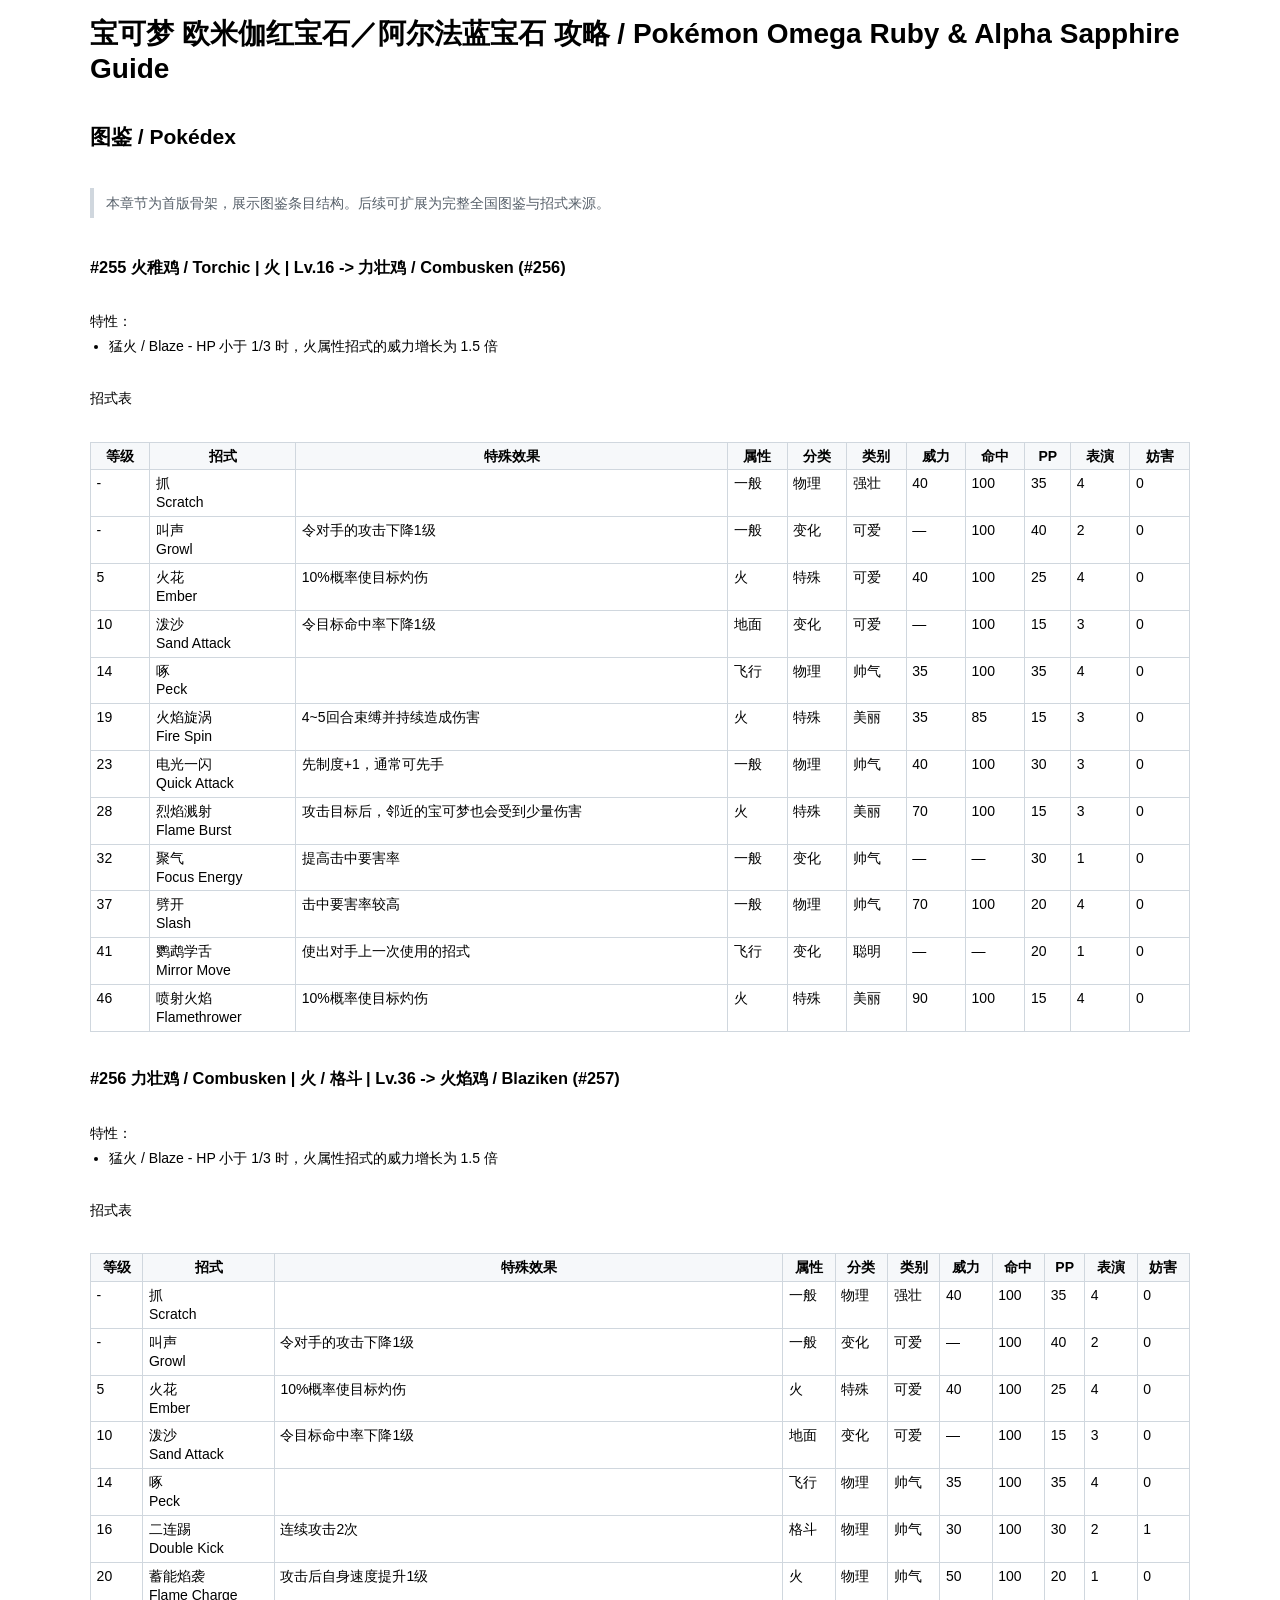
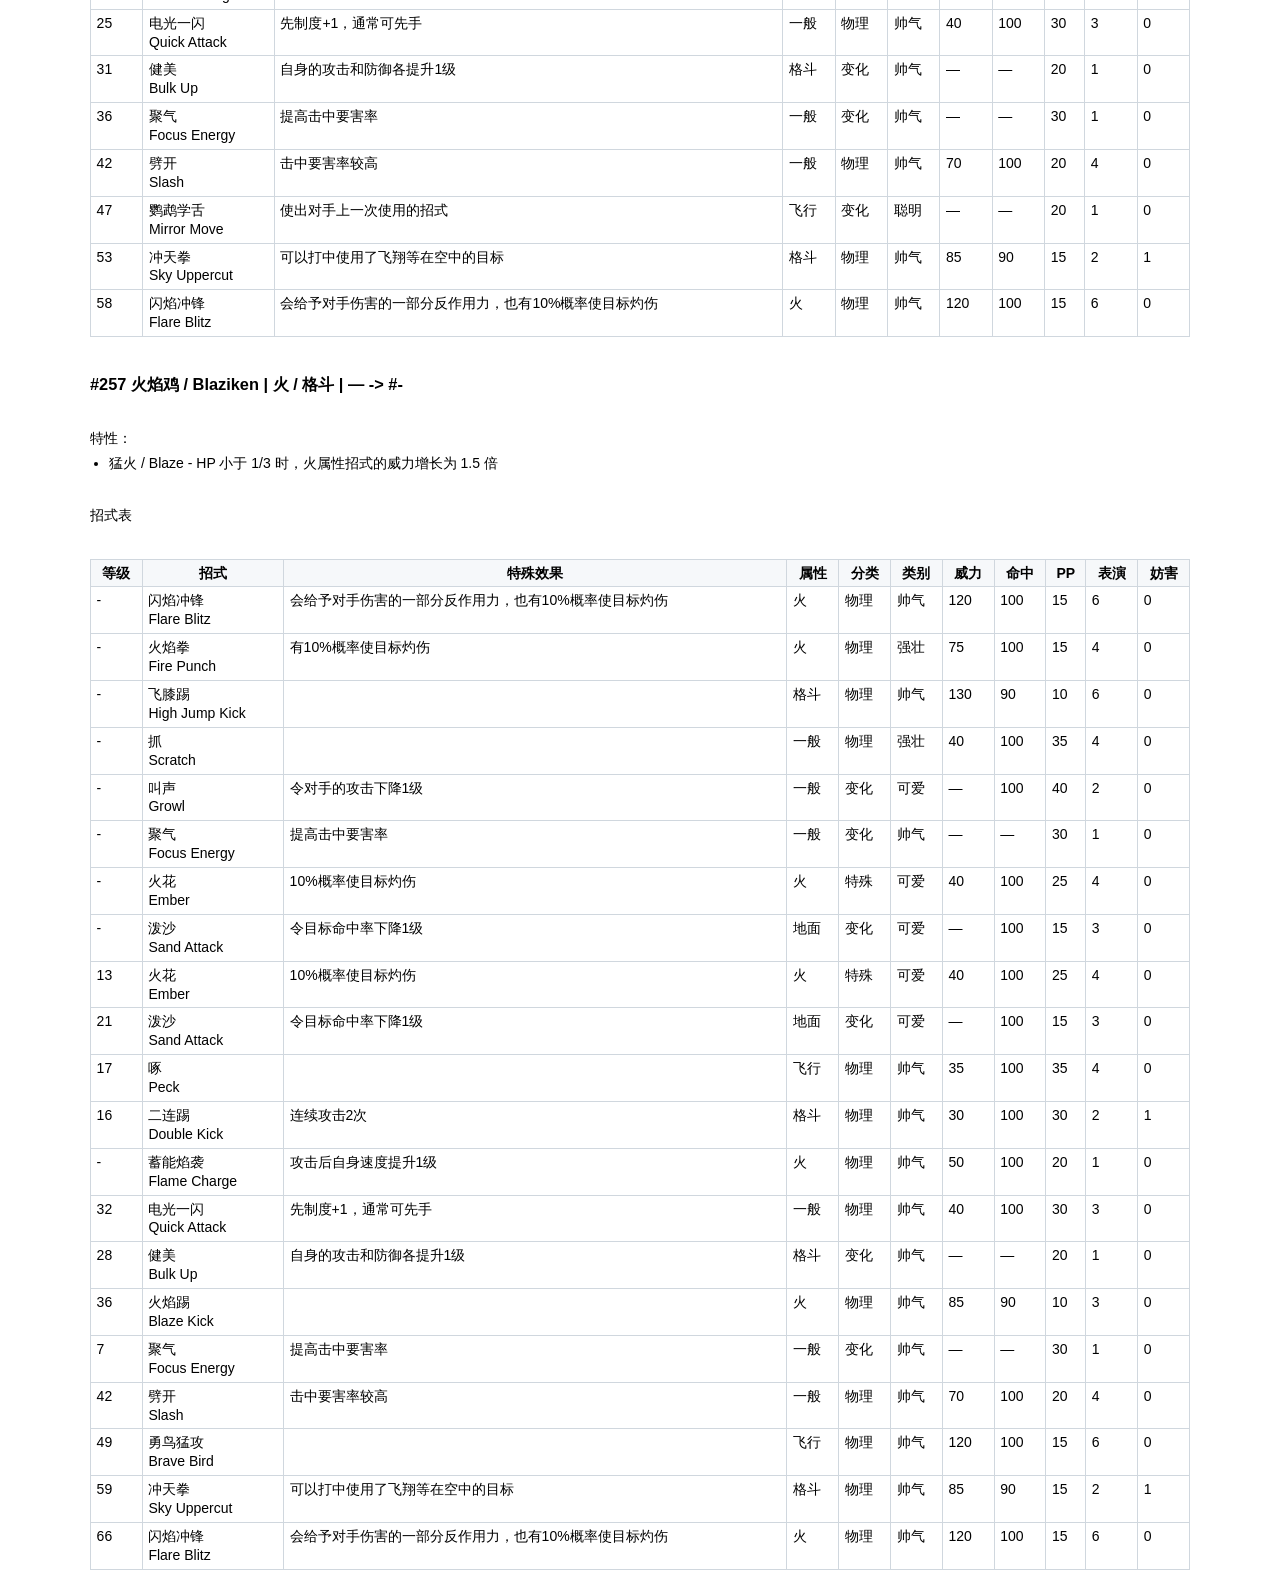
<file: docs/guide.html>
<!doctype html>
<html lang='zh-CN'>
<head>
  <meta charset='utf-8' />
  <meta name='viewport' content='width=device-width, initial-scale=1' />
  <title>ORAS Guide</title>
  <style>
    body { font-family: sans-serif; font-size: 14px; line-height: 1.35; margin: 1rem auto; max-width: 1100px; padding: 0 0.5rem; }
    h1, h2, h3 { line-height: 1.25; margin: 0.6rem 0; }
    p { margin: 0.4rem 0; }
    ul { margin: 0.3rem 0 0.5rem; padding-left: 1.2rem; }
    table { border-collapse: collapse; width: 100%; margin: 0.5rem 0; }
    th, td { border: 1px solid #d0d7de; padding: 0.25rem 0.35rem; vertical-align: top; }
    th { background: #f6f8fa; white-space: nowrap; }
    blockquote { margin: 0.6rem 0; padding: 0.35rem 0.75rem; border-left: 4px solid #d0d7de; color: #57606a; }
    @media print { body { font-size: 12.5px; margin: 0; padding: 0; max-width: none; } table { margin: 0.35rem 0; } th, td { padding: 0.2rem 0.3rem; } }
  </style>
</head>
<body>
<h1>宝可梦 欧米伽红宝石／阿尔法蓝宝石 攻略 / Pokémon Omega Ruby & Alpha Sapphire Guide</h1>
<br />
<h2>图鉴 / Pokédex</h2>
<br />
<blockquote>本章节为首版骨架，展示图鉴条目结构。后续可扩展为完整全国图鉴与招式来源。</blockquote>
<br />
<h3>#255 火稚鸡 / Torchic | 火 | Lv.16 -> 力壮鸡 / Combusken (#256)</h3>
<br />
<p>特性：</p>
<ul>
<li>猛火 / Blaze - HP 小于 1/3 时，火属性招式的威力增长为 1.5 倍</li>
</ul>
<br />
<p>招式表</p>
<br />
<table>
<tr><th><nobr>等级</nobr></th><th><nobr>招式</nobr></th><th><nobr>特殊效果</nobr></th><th><nobr>属性</nobr></th><th><nobr>分类</nobr></th><th><nobr>类别</nobr></th><th><nobr>威力</nobr></th><th><nobr>命中</nobr></th><th><nobr>PP</nobr></th><th><nobr>表演</nobr></th><th><nobr>妨害</nobr></th></tr>
<tr><td>-</td><td><nobr>抓</nobr><br><nobr>Scratch</nobr></td><td></td><td><nobr>一般</nobr></td><td><nobr>物理</nobr></td><td><nobr>强壮</nobr></td><td>40</td><td>100</td><td>35</td><td>4</td><td>0</td></tr>
<tr><td>-</td><td><nobr>叫声</nobr><br><nobr>Growl</nobr></td><td>令对手的攻击下降1级</td><td><nobr>一般</nobr></td><td><nobr>变化</nobr></td><td><nobr>可爱</nobr></td><td>—</td><td>100</td><td>40</td><td>2</td><td>0</td></tr>
<tr><td>5</td><td><nobr>火花</nobr><br><nobr>Ember</nobr></td><td>10%概率使目标灼伤</td><td><nobr>火</nobr></td><td><nobr>特殊</nobr></td><td><nobr>可爱</nobr></td><td>40</td><td>100</td><td>25</td><td>4</td><td>0</td></tr>
<tr><td>10</td><td><nobr>泼沙</nobr><br><nobr>Sand Attack</nobr></td><td>令目标命中率下降1级</td><td><nobr>地面</nobr></td><td><nobr>变化</nobr></td><td><nobr>可爱</nobr></td><td>—</td><td>100</td><td>15</td><td>3</td><td>0</td></tr>
<tr><td>14</td><td><nobr>啄</nobr><br><nobr>Peck</nobr></td><td></td><td><nobr>飞行</nobr></td><td><nobr>物理</nobr></td><td><nobr>帅气</nobr></td><td>35</td><td>100</td><td>35</td><td>4</td><td>0</td></tr>
<tr><td>19</td><td><nobr>火焰旋涡</nobr><br><nobr>Fire Spin</nobr></td><td>4~5回合束缚并持续造成伤害</td><td><nobr>火</nobr></td><td><nobr>特殊</nobr></td><td><nobr>美丽</nobr></td><td>35</td><td>85</td><td>15</td><td>3</td><td>0</td></tr>
<tr><td>23</td><td><nobr>电光一闪</nobr><br><nobr>Quick Attack</nobr></td><td>先制度+1，通常可先手</td><td><nobr>一般</nobr></td><td><nobr>物理</nobr></td><td><nobr>帅气</nobr></td><td>40</td><td>100</td><td>30</td><td>3</td><td>0</td></tr>
<tr><td>28</td><td><nobr>烈焰溅射</nobr><br><nobr>Flame Burst</nobr></td><td>攻击目标后，邻近的宝可梦也会受到少量伤害</td><td><nobr>火</nobr></td><td><nobr>特殊</nobr></td><td><nobr>美丽</nobr></td><td>70</td><td>100</td><td>15</td><td>3</td><td>0</td></tr>
<tr><td>32</td><td><nobr>聚气</nobr><br><nobr>Focus Energy</nobr></td><td>提高击中要害率</td><td><nobr>一般</nobr></td><td><nobr>变化</nobr></td><td><nobr>帅气</nobr></td><td>—</td><td>—</td><td>30</td><td>1</td><td>0</td></tr>
<tr><td>37</td><td><nobr>劈开</nobr><br><nobr>Slash</nobr></td><td>击中要害率较高</td><td><nobr>一般</nobr></td><td><nobr>物理</nobr></td><td><nobr>帅气</nobr></td><td>70</td><td>100</td><td>20</td><td>4</td><td>0</td></tr>
<tr><td>41</td><td><nobr>鹦鹉学舌</nobr><br><nobr>Mirror Move</nobr></td><td>使出对手上一次使用的招式</td><td><nobr>飞行</nobr></td><td><nobr>变化</nobr></td><td><nobr>聪明</nobr></td><td>—</td><td>—</td><td>20</td><td>1</td><td>0</td></tr>
<tr><td>46</td><td><nobr>喷射火焰</nobr><br><nobr>Flamethrower</nobr></td><td>10%概率使目标灼伤</td><td><nobr>火</nobr></td><td><nobr>特殊</nobr></td><td><nobr>美丽</nobr></td><td>90</td><td>100</td><td>15</td><td>4</td><td>0</td></tr>
</table>
<br />
<h3>#256 力壮鸡 / Combusken | 火 / 格斗 | Lv.36 -> 火焰鸡 / Blaziken (#257)</h3>
<br />
<p>特性：</p>
<ul>
<li>猛火 / Blaze - HP 小于 1/3 时，火属性招式的威力增长为 1.5 倍</li>
</ul>
<br />
<p>招式表</p>
<br />
<table>
<tr><th><nobr>等级</nobr></th><th><nobr>招式</nobr></th><th><nobr>特殊效果</nobr></th><th><nobr>属性</nobr></th><th><nobr>分类</nobr></th><th><nobr>类别</nobr></th><th><nobr>威力</nobr></th><th><nobr>命中</nobr></th><th><nobr>PP</nobr></th><th><nobr>表演</nobr></th><th><nobr>妨害</nobr></th></tr>
<tr><td>-</td><td><nobr>抓</nobr><br><nobr>Scratch</nobr></td><td></td><td><nobr>一般</nobr></td><td><nobr>物理</nobr></td><td><nobr>强壮</nobr></td><td>40</td><td>100</td><td>35</td><td>4</td><td>0</td></tr>
<tr><td>-</td><td><nobr>叫声</nobr><br><nobr>Growl</nobr></td><td>令对手的攻击下降1级</td><td><nobr>一般</nobr></td><td><nobr>变化</nobr></td><td><nobr>可爱</nobr></td><td>—</td><td>100</td><td>40</td><td>2</td><td>0</td></tr>
<tr><td>5</td><td><nobr>火花</nobr><br><nobr>Ember</nobr></td><td>10%概率使目标灼伤</td><td><nobr>火</nobr></td><td><nobr>特殊</nobr></td><td><nobr>可爱</nobr></td><td>40</td><td>100</td><td>25</td><td>4</td><td>0</td></tr>
<tr><td>10</td><td><nobr>泼沙</nobr><br><nobr>Sand Attack</nobr></td><td>令目标命中率下降1级</td><td><nobr>地面</nobr></td><td><nobr>变化</nobr></td><td><nobr>可爱</nobr></td><td>—</td><td>100</td><td>15</td><td>3</td><td>0</td></tr>
<tr><td>14</td><td><nobr>啄</nobr><br><nobr>Peck</nobr></td><td></td><td><nobr>飞行</nobr></td><td><nobr>物理</nobr></td><td><nobr>帅气</nobr></td><td>35</td><td>100</td><td>35</td><td>4</td><td>0</td></tr>
<tr><td>16</td><td><nobr>二连踢</nobr><br><nobr>Double Kick</nobr></td><td>连续攻击2次</td><td><nobr>格斗</nobr></td><td><nobr>物理</nobr></td><td><nobr>帅气</nobr></td><td>30</td><td>100</td><td>30</td><td>2</td><td>1</td></tr>
<tr><td>20</td><td><nobr>蓄能焰袭</nobr><br><nobr>Flame Charge</nobr></td><td>攻击后自身速度提升1级</td><td><nobr>火</nobr></td><td><nobr>物理</nobr></td><td><nobr>帅气</nobr></td><td>50</td><td>100</td><td>20</td><td>1</td><td>0</td></tr>
<tr><td>25</td><td><nobr>电光一闪</nobr><br><nobr>Quick Attack</nobr></td><td>先制度+1，通常可先手</td><td><nobr>一般</nobr></td><td><nobr>物理</nobr></td><td><nobr>帅气</nobr></td><td>40</td><td>100</td><td>30</td><td>3</td><td>0</td></tr>
<tr><td>31</td><td><nobr>健美</nobr><br><nobr>Bulk Up</nobr></td><td>自身的攻击和防御各提升1级</td><td><nobr>格斗</nobr></td><td><nobr>变化</nobr></td><td><nobr>帅气</nobr></td><td>—</td><td>—</td><td>20</td><td>1</td><td>0</td></tr>
<tr><td>36</td><td><nobr>聚气</nobr><br><nobr>Focus Energy</nobr></td><td>提高击中要害率</td><td><nobr>一般</nobr></td><td><nobr>变化</nobr></td><td><nobr>帅气</nobr></td><td>—</td><td>—</td><td>30</td><td>1</td><td>0</td></tr>
<tr><td>42</td><td><nobr>劈开</nobr><br><nobr>Slash</nobr></td><td>击中要害率较高</td><td><nobr>一般</nobr></td><td><nobr>物理</nobr></td><td><nobr>帅气</nobr></td><td>70</td><td>100</td><td>20</td><td>4</td><td>0</td></tr>
<tr><td>47</td><td><nobr>鹦鹉学舌</nobr><br><nobr>Mirror Move</nobr></td><td>使出对手上一次使用的招式</td><td><nobr>飞行</nobr></td><td><nobr>变化</nobr></td><td><nobr>聪明</nobr></td><td>—</td><td>—</td><td>20</td><td>1</td><td>0</td></tr>
<tr><td>53</td><td><nobr>冲天拳</nobr><br><nobr>Sky Uppercut</nobr></td><td>可以打中使用了飞翔等在空中的目标</td><td><nobr>格斗</nobr></td><td><nobr>物理</nobr></td><td><nobr>帅气</nobr></td><td>85</td><td>90</td><td>15</td><td>2</td><td>1</td></tr>
<tr><td>58</td><td><nobr>闪焰冲锋</nobr><br><nobr>Flare Blitz</nobr></td><td>会给予对手伤害的一部分反作用力，也有10%概率使目标灼伤</td><td><nobr>火</nobr></td><td><nobr>物理</nobr></td><td><nobr>帅气</nobr></td><td>120</td><td>100</td><td>15</td><td>6</td><td>0</td></tr>
</table>
<br />
<h3>#257 火焰鸡 / Blaziken | 火 / 格斗 | — -> #-</h3>
<br />
<p>特性：</p>
<ul>
<li>猛火 / Blaze - HP 小于 1/3 时，火属性招式的威力增长为 1.5 倍</li>
</ul>
<br />
<p>招式表</p>
<br />
<table>
<tr><th><nobr>等级</nobr></th><th><nobr>招式</nobr></th><th><nobr>特殊效果</nobr></th><th><nobr>属性</nobr></th><th><nobr>分类</nobr></th><th><nobr>类别</nobr></th><th><nobr>威力</nobr></th><th><nobr>命中</nobr></th><th><nobr>PP</nobr></th><th><nobr>表演</nobr></th><th><nobr>妨害</nobr></th></tr>
<tr><td>-</td><td><nobr>闪焰冲锋</nobr><br><nobr>Flare Blitz</nobr></td><td>会给予对手伤害的一部分反作用力，也有10%概率使目标灼伤</td><td><nobr>火</nobr></td><td><nobr>物理</nobr></td><td><nobr>帅气</nobr></td><td>120</td><td>100</td><td>15</td><td>6</td><td>0</td></tr>
<tr><td>-</td><td><nobr>火焰拳</nobr><br><nobr>Fire Punch</nobr></td><td>有10%概率使目标灼伤</td><td><nobr>火</nobr></td><td><nobr>物理</nobr></td><td><nobr>强壮</nobr></td><td>75</td><td>100</td><td>15</td><td>4</td><td>0</td></tr>
<tr><td>-</td><td><nobr>飞膝踢</nobr><br><nobr>High Jump Kick</nobr></td><td></td><td><nobr>格斗</nobr></td><td><nobr>物理</nobr></td><td><nobr>帅气</nobr></td><td>130</td><td>90</td><td>10</td><td>6</td><td>0</td></tr>
<tr><td>-</td><td><nobr>抓</nobr><br><nobr>Scratch</nobr></td><td></td><td><nobr>一般</nobr></td><td><nobr>物理</nobr></td><td><nobr>强壮</nobr></td><td>40</td><td>100</td><td>35</td><td>4</td><td>0</td></tr>
<tr><td>-</td><td><nobr>叫声</nobr><br><nobr>Growl</nobr></td><td>令对手的攻击下降1级</td><td><nobr>一般</nobr></td><td><nobr>变化</nobr></td><td><nobr>可爱</nobr></td><td>—</td><td>100</td><td>40</td><td>2</td><td>0</td></tr>
<tr><td>-</td><td><nobr>聚气</nobr><br><nobr>Focus Energy</nobr></td><td>提高击中要害率</td><td><nobr>一般</nobr></td><td><nobr>变化</nobr></td><td><nobr>帅气</nobr></td><td>—</td><td>—</td><td>30</td><td>1</td><td>0</td></tr>
<tr><td>-</td><td><nobr>火花</nobr><br><nobr>Ember</nobr></td><td>10%概率使目标灼伤</td><td><nobr>火</nobr></td><td><nobr>特殊</nobr></td><td><nobr>可爱</nobr></td><td>40</td><td>100</td><td>25</td><td>4</td><td>0</td></tr>
<tr><td>-</td><td><nobr>泼沙</nobr><br><nobr>Sand Attack</nobr></td><td>令目标命中率下降1级</td><td><nobr>地面</nobr></td><td><nobr>变化</nobr></td><td><nobr>可爱</nobr></td><td>—</td><td>100</td><td>15</td><td>3</td><td>0</td></tr>
<tr><td>13</td><td><nobr>火花</nobr><br><nobr>Ember</nobr></td><td>10%概率使目标灼伤</td><td><nobr>火</nobr></td><td><nobr>特殊</nobr></td><td><nobr>可爱</nobr></td><td>40</td><td>100</td><td>25</td><td>4</td><td>0</td></tr>
<tr><td>21</td><td><nobr>泼沙</nobr><br><nobr>Sand Attack</nobr></td><td>令目标命中率下降1级</td><td><nobr>地面</nobr></td><td><nobr>变化</nobr></td><td><nobr>可爱</nobr></td><td>—</td><td>100</td><td>15</td><td>3</td><td>0</td></tr>
<tr><td>17</td><td><nobr>啄</nobr><br><nobr>Peck</nobr></td><td></td><td><nobr>飞行</nobr></td><td><nobr>物理</nobr></td><td><nobr>帅气</nobr></td><td>35</td><td>100</td><td>35</td><td>4</td><td>0</td></tr>
<tr><td>16</td><td><nobr>二连踢</nobr><br><nobr>Double Kick</nobr></td><td>连续攻击2次</td><td><nobr>格斗</nobr></td><td><nobr>物理</nobr></td><td><nobr>帅气</nobr></td><td>30</td><td>100</td><td>30</td><td>2</td><td>1</td></tr>
<tr><td>-</td><td><nobr>蓄能焰袭</nobr><br><nobr>Flame Charge</nobr></td><td>攻击后自身速度提升1级</td><td><nobr>火</nobr></td><td><nobr>物理</nobr></td><td><nobr>帅气</nobr></td><td>50</td><td>100</td><td>20</td><td>1</td><td>0</td></tr>
<tr><td>32</td><td><nobr>电光一闪</nobr><br><nobr>Quick Attack</nobr></td><td>先制度+1，通常可先手</td><td><nobr>一般</nobr></td><td><nobr>物理</nobr></td><td><nobr>帅气</nobr></td><td>40</td><td>100</td><td>30</td><td>3</td><td>0</td></tr>
<tr><td>28</td><td><nobr>健美</nobr><br><nobr>Bulk Up</nobr></td><td>自身的攻击和防御各提升1级</td><td><nobr>格斗</nobr></td><td><nobr>变化</nobr></td><td><nobr>帅气</nobr></td><td>—</td><td>—</td><td>20</td><td>1</td><td>0</td></tr>
<tr><td>36</td><td><nobr>火焰踢</nobr><br><nobr>Blaze Kick</nobr></td><td></td><td><nobr>火</nobr></td><td><nobr>物理</nobr></td><td><nobr>帅气</nobr></td><td>85</td><td>90</td><td>10</td><td>3</td><td>0</td></tr>
<tr><td>7</td><td><nobr>聚气</nobr><br><nobr>Focus Energy</nobr></td><td>提高击中要害率</td><td><nobr>一般</nobr></td><td><nobr>变化</nobr></td><td><nobr>帅气</nobr></td><td>—</td><td>—</td><td>30</td><td>1</td><td>0</td></tr>
<tr><td>42</td><td><nobr>劈开</nobr><br><nobr>Slash</nobr></td><td>击中要害率较高</td><td><nobr>一般</nobr></td><td><nobr>物理</nobr></td><td><nobr>帅气</nobr></td><td>70</td><td>100</td><td>20</td><td>4</td><td>0</td></tr>
<tr><td>49</td><td><nobr>勇鸟猛攻</nobr><br><nobr>Brave Bird</nobr></td><td></td><td><nobr>飞行</nobr></td><td><nobr>物理</nobr></td><td><nobr>帅气</nobr></td><td>120</td><td>100</td><td>15</td><td>6</td><td>0</td></tr>
<tr><td>59</td><td><nobr>冲天拳</nobr><br><nobr>Sky Uppercut</nobr></td><td>可以打中使用了飞翔等在空中的目标</td><td><nobr>格斗</nobr></td><td><nobr>物理</nobr></td><td><nobr>帅气</nobr></td><td>85</td><td>90</td><td>15</td><td>2</td><td>1</td></tr>
<tr><td>66</td><td><nobr>闪焰冲锋</nobr><br><nobr>Flare Blitz</nobr></td><td>会给予对手伤害的一部分反作用力，也有10%概率使目标灼伤</td><td><nobr>火</nobr></td><td><nobr>物理</nobr></td><td><nobr>帅气</nobr></td><td>120</td><td>100</td><td>15</td><td>6</td><td>0</td></tr>
</table>
</body>
</html>
</file>
<file: docs/styles.css>
body { font-family: sans-serif; font-size: 14px; line-height: 1.35; margin: 1rem auto; max-width: 1100px; padding: 0 0.5rem; }
h1, h2, h3 { line-height: 1.25; margin: 0.6rem 0; }
p { margin: 0.4rem 0; }
ul { margin: 0.3rem 0 0.5rem; padding-left: 1.2rem; }
.guide-table { border-collapse: collapse; width: 100%; margin: 0.5rem 0; }
.guide-table th, .guide-table td { border: 1px solid #d0d7de; padding: 0.25rem 0.35rem; vertical-align: top; }
.guide-table .va-middle { vertical-align: middle; }
.guide-table th { background: #f6f8fa; white-space: nowrap; }
.ta-center { text-align: center; }
.va-middle { vertical-align: middle; }
.nowrap { white-space: nowrap; }
.table-scroll { overflow-x: auto; }
.type-chart .multiplier-2x { background: #b7eb8f; }
.type-chart .multiplier-half { background: #ffb3b3; }
.type-chart .multiplier-zero { background: #4a4a4a; color: #ffffff; }
blockquote { margin: 0.6rem 0; padding: 0.35rem 0.75rem; border-left: 4px solid #d0d7de; color: #57606a; }
@media print { body { font-size: 12.5px; margin: 0; padding: 0; max-width: none; } .guide-table { margin: 0.35rem 0; } .guide-table th, .guide-table td { padding: 0.2rem 0.3rem; } }
</file>
